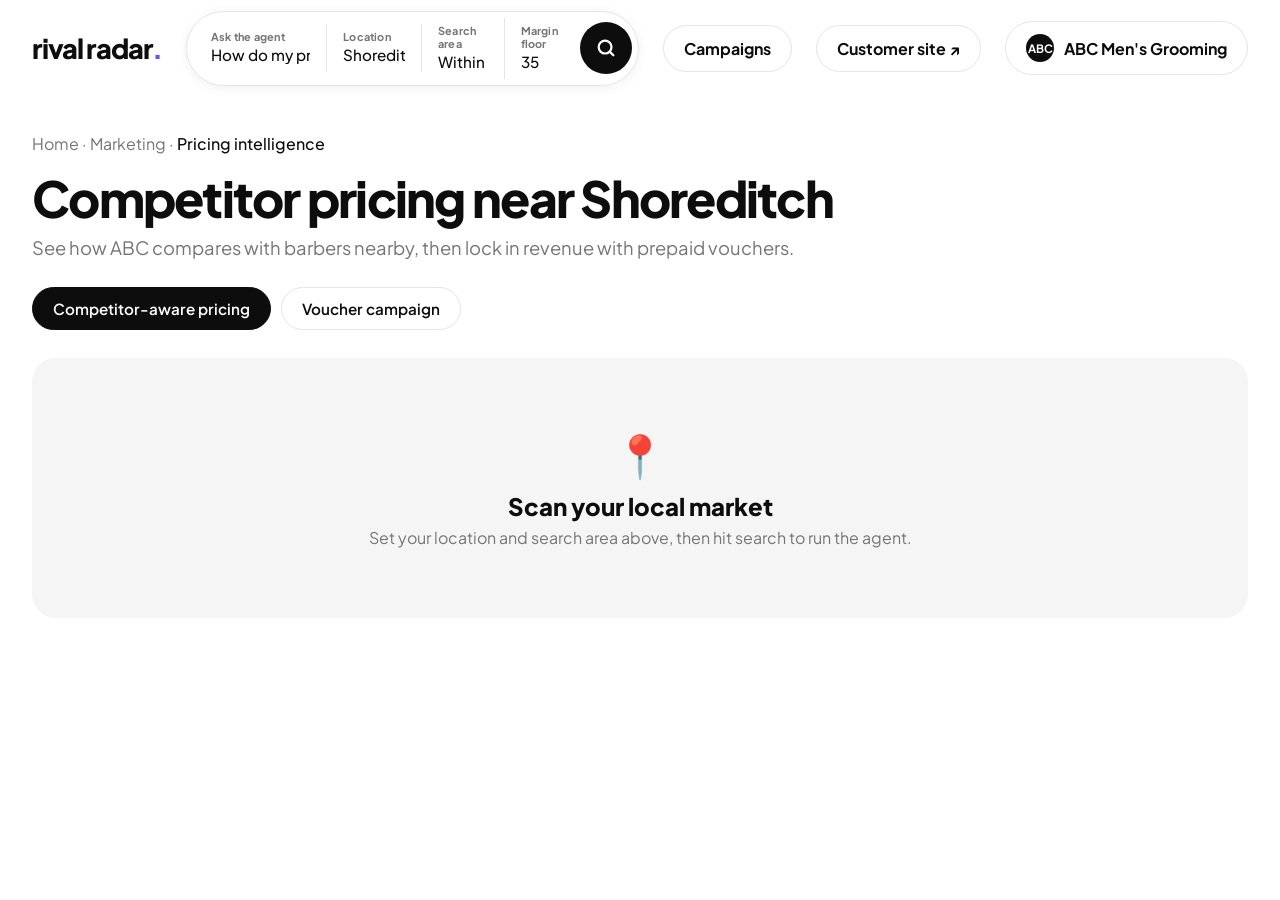
<file: static/index.html>
<!DOCTYPE html>
<html lang="en">
<head>
<meta charset="UTF-8"><meta name="viewport" content="width=device-width,initial-scale=1">
<title>Rival Radar · ABC Men's Grooming</title>
<link href="https://fonts.googleapis.com/css2?family=Plus+Jakarta+Sans:wght@400;500;600;700;800&display=swap" rel="stylesheet">
<style>
:root{--ink:#0D0D0D;--mut:#757575;--line:#E5E5E5;--soft:#F5F5F5;--purple:#6950F3;--green:#0F8A4A;--amber:#B45309}
*{box-sizing:border-box}
body{margin:0;font-family:'Plus Jakarta Sans',sans-serif;color:var(--ink);background:#fff;-webkit-font-smoothing:antialiased}
.wrap{max-width:1280px;margin:0 auto;padding:0 32px}
header{position:sticky;top:0;background:#fff;z-index:10;border-bottom:1px solid transparent}
.bar{display:flex;align-items:center;gap:24px;height:96px}
.logo{font-weight:800;font-size:1.7rem;letter-spacing:-.04em;white-space:nowrap}
.logo i{color:var(--purple);font-style:normal}
.search{flex:1;display:flex;align-items:center;border:1px solid var(--line);border-radius:999px;box-shadow:0 2px 12px rgba(0,0,0,.06);padding:6px 6px 6px 8px;max-width:900px;margin:0 auto}
.f{flex:1;padding:6px 16px;border-right:1px solid var(--line);min-width:0}
.f:last-of-type{border-right:0}
.f small{display:block;font-size:.68rem;font-weight:700;color:var(--mut);letter-spacing:.02em}
.f input,.f select{border:0;outline:0;font:500 .95rem 'Plus Jakarta Sans';width:100%;background:transparent;color:var(--ink);padding:2px 0;appearance:none}
.go{width:52px;height:52px;border-radius:50%;background:var(--ink);border:0;color:#fff;cursor:pointer;display:grid;place-items:center;flex-shrink:0;transition:.15s}
.go:hover{transform:scale(1.05)}.go:disabled{opacity:.5}
.acct{border:1px solid var(--line);border-radius:999px;padding:12px 20px;font-weight:700;white-space:nowrap;display:flex;gap:10px;align-items:center}
.av{width:28px;height:28px;border-radius:50%;background:var(--ink);color:#fff;display:grid;place-items:center;font-size:.72rem}
.crumb{color:var(--mut);margin:36px 0 18px;font-size:1rem}.crumb b{color:var(--ink);font-weight:500}
h1{font-size:3.1rem;font-weight:800;letter-spacing:-.035em;margin:0 0 12px;line-height:1.05}
.lede{color:var(--mut);font-size:1.15rem;margin:0 0 28px}.lede a{color:var(--purple);text-decoration:none;cursor:pointer}
.chips{display:flex;gap:10px;margin-bottom:28px}
.chip{border:1px solid var(--line);background:#fff;border-radius:999px;padding:11px 20px;font:600 .95rem 'Plus Jakarta Sans';cursor:pointer;color:var(--ink)}
.chip.on{background:var(--ink);color:#fff;border-color:var(--ink)}
.kpis{display:grid;grid-template-columns:repeat(4,1fr);gap:16px;margin-bottom:32px}
.kpi{background:var(--soft);border-radius:20px;padding:22px 24px}
.kpi .l{color:var(--mut);font-size:.88rem;font-weight:500}
.kpi .v{font-size:2rem;font-weight:800;letter-spacing:-.03em;margin-top:6px}
.kpi .d{font-size:.85rem;color:var(--mut);margin-top:2px}
h2{font-size:1.6rem;font-weight:800;letter-spacing:-.025em;margin:8px 0 16px}
.brief{border:1px solid var(--line);border-radius:20px;padding:24px 28px;margin-bottom:36px;display:flex;gap:18px}
.brief .ic{width:44px;height:44px;border-radius:50%;background:#F0EDFF;color:var(--purple);display:grid;place-items:center;font-size:1.2rem;flex-shrink:0}
.brief p{margin:0;line-height:1.7;white-space:pre-wrap;color:#333}
.grid2{display:grid;grid-template-columns:1fr 1fr;gap:14px;margin-bottom:36px}
.row{background:var(--soft);border-radius:18px;padding:20px 24px;display:flex;justify-content:space-between;align-items:center;gap:16px;transition:.15s}
.row:hover{background:#EFEFEF}
.row .n{font-weight:700;font-size:1.08rem}
.row .s{color:var(--mut);font-size:.92rem;margin-top:4px}
.row .p{text-align:right;white-space:nowrap}
.row .p .now{font-weight:700;font-size:1.15rem}
.row .p del{color:var(--mut);font-size:.92rem;margin-right:6px}
.tag{display:inline-block;font-size:.76rem;font-weight:700;padding:4px 10px;border-radius:999px;margin-top:8px}
.t-raise{background:#E6F6EC;color:var(--green)}.t-value{background:#FEF3E2;color:var(--amber)}.t-hold{background:#EEF0F3;color:#475467}
.gap{font-weight:700}.gap.neg{color:var(--green)}.gap.pos{color:var(--amber)}
.src{display:grid;grid-template-columns:1fr 1fr;gap:10px;margin-bottom:48px}
.src a{border:1px solid var(--line);border-radius:14px;padding:14px 16px;color:var(--ink);text-decoration:none;font-weight:500;font-size:.92rem;overflow:hidden;text-overflow:ellipsis;white-space:nowrap}
.src a:hover{border-color:var(--ink)}
.hero2{background:var(--ink);color:#fff;border-radius:24px;padding:34px 36px;display:flex;justify-content:space-between;align-items:center;margin-bottom:28px}
.hero2 .big{font-size:3.6rem;font-weight:800;letter-spacing:-.04em}
.hero2 .mut{color:#B3B3B3}
.cards{display:grid;grid-template-columns:repeat(3,1fr);gap:22px;margin-bottom:48px}
.cardx{border-radius:22px;overflow:hidden;border:1px solid var(--line)}
.cover{height:130px;display:flex;align-items:flex-end;padding:16px 20px;font-size:2.2rem}
.cover .badge{margin-left:auto;background:#fff;border-radius:999px;padding:7px 14px;font-size:.82rem;font-weight:700}
.body{padding:18px 20px 20px}
.body .t{display:flex;justify-content:space-between;align-items:baseline}
.body .t b{font-size:1.25rem;font-weight:800}
.offer{background:var(--soft);border-radius:14px;padding:14px 16px;display:flex;justify-content:space-between;margin-top:12px;font-weight:600}
.email{background:#fff;border:1px solid var(--line);border-radius:14px;padding:14px 16px;font-size:.86rem;color:#333;white-space:pre-wrap;line-height:1.55;margin-top:12px;max-height:220px;overflow:auto}
.send{width:100%;margin-top:14px;background:var(--ink);color:#fff;border:0;border-radius:999px;padding:14px;font:700 .95rem 'Plus Jakarta Sans';cursor:pointer}
.send:disabled{background:#E6F6EC;color:var(--green)}
.empty{background:var(--soft);border-radius:24px;padding:70px;text-align:center;margin-bottom:48px}
.empty .e{font-size:2.6rem}.empty h3{font-size:1.5rem;font-weight:800;margin:10px 0 6px}.empty p{color:var(--mut);margin:0}
.load{display:none;align-items:center;gap:12px;color:var(--mut);margin-bottom:24px;font-weight:500}
.ring{width:20px;height:20px;border:2.5px solid var(--line);border-top-color:var(--ink);border-radius:50%;animation:spin .8s linear infinite}
@keyframes spin{to{transform:rotate(360deg)}}
.steps{display:flex;gap:8px;flex-wrap:wrap;margin-bottom:24px}
.step{background:var(--soft);border-radius:999px;padding:8px 14px;font-size:.84rem;font-weight:600;animation:in .35s ease both}
.step b{color:var(--purple);margin-right:6px}
@keyframes in{from{opacity:0;transform:translateY(6px)}to{opacity:1;transform:none}}
.warn{background:#FEF3E2;color:var(--amber);border-radius:14px;padding:12px 16px;font-size:.88rem;margin-bottom:20px;font-weight:500}
</style>
</head>
<body>
<header><div class="wrap bar">
  <div class="logo">rival radar<i>.</i></div>
  <div class="search">
    <div class="f" style="flex:1.6"><small>Ask the agent</small><input id="goal" value="How do my prices compare with barbers near me?"></div>
    <div class="f"><small>Location</small><input id="area" value="Shoreditch, London"></div>
    <div class="f" style="flex:.8"><small>Search area</small><select id="radius">
      <option value="1">Within 1 mile</option><option value="2" selected>Within 2 miles</option><option value="5">Within 5 miles</option>
      <option value="10">Whole town · 10 mi</option><option value="25">Whole region · 25 mi</option></select></div>
    <div class="f" style="flex:.7"><small>Margin floor</small><select id="floor">
      <option>25</option><option>30</option><option selected>35</option><option>40</option><option>50</option></select></div>
    <button class="go" id="run" title="Run agent"><svg width="22" height="22" viewBox="0 0 24 24" fill="none" stroke="#fff" stroke-width="2.4" stroke-linecap="round"><circle cx="11" cy="11" r="7"/><path d="m20 20-3.5-3.5"/></svg></button>
  </div>
  <a href="/campaigns.html" class="acct" style="text-decoration:none;color:inherit">Campaigns</a>
  <a href="/shop.html" target="_blank" class="acct" style="text-decoration:none;color:inherit">Customer site ↗</a>
  <div class="acct"><span class="av">ABC</span>ABC Men's Grooming</div>
</div></header>

<main class="wrap">
  <div class="crumb">Home · Marketing · <b>Pricing intelligence</b></div>
  <h1 id="h1">Competitor pricing near Shoreditch</h1>
  <p class="lede" id="lede">See how ABC compares with barbers nearby, then lock in revenue with prepaid vouchers.</p>
  <div class="chips"><button class="chip on" data-t="pricing">Competitor-aware pricing</button><button class="chip" data-t="campaign">Voucher campaign</button></div>
  <div class="load" id="load"><div class="ring"></div><span id="loadTxt"></span></div>
  <section id="pricing"><div id="pOut"><div class="empty"><div class="e">📍</div><h3>Scan your local market</h3><p>Set your location and search area above, then hit search to run the agent.</p></div></div></section>
  <section id="campaign" style="display:none"><div id="cOut"><div class="empty"><div class="e">🎁</div><h3>No campaign yet</h3><p>Run the pricing agent first to build targeted voucher offers.</p></div></div></section>
</main>

<script src="demo-data.js?v=13"></script>
<script src="store.js?v=13"></script>
<script>
const $=id=>document.getElementById(id),esc=s=>String(s??"").replace(/[&<>"']/g,c=>({"&":"&amp;","<":"&lt;",">":"&gt;",'"':"&quot;","'":"&#39;"}[c]));
const town=()=>$("area").value.split(",")[0].trim();
const head=()=>{$("h1").textContent=`Competitor pricing near ${town()}`};
$("area").oninput=head;
document.querySelectorAll(".chip").forEach(b=>b.onclick=()=>{document.querySelectorAll(".chip").forEach(x=>x.classList.remove("on"));b.classList.add("on");
  $("pricing").style.display=b.dataset.t==="pricing"?"":"none";$("campaign").style.display=b.dataset.t==="campaign"?"":"none"});
$("run").onclick=async()=>{
  const radius=+$("radius").value;
  $("run").disabled=true;$("load").style.display="flex";$("loadTxt").textContent=`Agent is scanning barbers within ${radius} miles of ${$("area").value}…`;
  try{const r=await fetch("/api/run",{method:"POST",headers:{"Content-Type":"application/json"},
    body:JSON.stringify({goal:$("goal").value,area:$("area").value,radius,floor:+$("floor").value})});render(await r.json())}
  catch(e){$("pOut").innerHTML=`<div class="warn">Error: ${esc(e)}</div>`}
  $("run").disabled=false;$("load").style.display="none";
};
/* Approve & send: deliver this segment's voucher to the demo shop's opted-in clients (same rules as the backend). */
let LAST=null;
function segOf(c){const days=(Date.now()-Date.parse(c.last_visit))/864e5;return days>60?"lapsed":(c.lifetime_spend>=700?"vip":"regular")}
function sendSeg(btn,k){
  const v=LAST.campaign.segments[k],me=DEMO.competitors.me,st=PRStore.get(),offerId="seg"+Date.now()+k;
  const ends=isNaN(Date.parse(v.expires))?new Date(Date.now()+14*864e5):new Date(Date.parse(v.expires)+86399e3);
  let sent=0,skipped=0;
  for(const c of DEMO.clients.filter(c=>c.consent_marketing===true&&segOf(c)===k)){
    if(st.emails.some(m=>m.kind==="segment"&&m.to_email===c.email&&!m.revoked_at&&Date.parse(m.ends)>Date.now())){skipped++;continue}
    const code="ABC-"+Math.random().toString(36).slice(2,7).toUpperCase();
    const raw=String((LAST.drafts||{})[k]||"").replaceAll("{first_name}",c.first_name).replaceAll("{VOUCHER_CODE}",code);
    const subject=(raw.match(/^\s*subject\s*:\s*(.+)$/im)||[])[1]||`${me.name}: pay £${v.pay}, get £${v.get}`;
    const body=raw.replace(/^\s*subject\s*:.*$/im,"").trim()||`Hi ${c.first_name}, pay £${v.pay} today and get £${v.get} to spend on any service. Use code ${code} by ${v.expires}.`;
    PRStore.addEmail({to_email:c.email,offer_id:offerId,kind:"segment",segment:k,first_name:c.first_name,service_key:null,pay:v.pay,value:v.get,ends:ends.toISOString(),
      spa:me.name,brand:me.brand,subject,headline:`Pay £${v.pay}, get £${v.get} to spend at ${me.name}`,body,cta:"Buy gift card",code,
      footer:`${me.brand.sign_off}. You're receiving this because you agreed to hear from us. Unsubscribe any time.`});
    sent++;
  }
  btn.disabled=true;btn.textContent=`✓ Sent to ${sent} client${sent===1?"":"s"}${skipped?` · ${skipped} already had one`:""}`;
  const who=DEMO.clients.filter(c=>c.consent_marketing===true&&segOf(c)===k);
  btn.insertAdjacentHTML("afterend",`<div style="display:flex;gap:8px;flex-wrap:wrap;justify-content:center;margin-top:10px">${who.map(c=>`<button class="chip" style="padding:7px 14px;font-size:.85rem" onclick="PRStore.setSession('${c.id}','inbox');this.textContent='✓ ${esc(c.first_name)} open in shop'">View ${esc(c.first_name)}'s inbox</button>`).join("")}</div>
    <a href="/campaigns.html" style="display:block;text-align:center;margin-top:10px;color:var(--purple);font-weight:600;text-decoration:none">Track delivery and revoke →</a>`);
}
function render(d){
  LAST=d;
  const recs=d.pricing.recommendations,rc=d.research,raises=recs.filter(r=>r.action.includes("RAISE")).length;
  const gap=(recs.reduce((a,r)=>a+r["gap %"],0)/recs.length).toFixed(1);
  $("lede").innerHTML=`Compared with ${rc.competitors_sampled} barbers within ${rc.radius_miles} miles of ${esc(rc.area)}${(rc.sources||[]).some(s=>s.url)?` · <a onclick="document.getElementById('srcs').scrollIntoView({behavior:'smooth'})">See sources</a>`:""}`;
  const rows=recs.map(r=>{
    const cls=r.action.includes("RAISE")?"raise":r.action.includes("value")?"value":"hold";
    const lab={raise:"Raise price",value:"Hold · add value",hold:"Hold"}[cls];
    const g=r["gap %"],changed=r["recommended £"]!==r["ABC price £"];
    return `<div class="row"><div><div class="n">${esc(r.service)}</div>
      <div class="s">Local median £${r["local median £"]} · range £${esc(r["local range £"])} · <span class="gap ${g<0?"neg":g>0?"pos":""}">${g>0?"+":""}${g}%</span></div>
      <span class="tag t-${cls}">${lab}</span></div>
      <div class="p">${changed?`<del>£${r["ABC price £"]}</del>`:""}<span class="now">£${r["recommended £"]}</span><div class="s">floor £${r["margin floor £"]}</div></div></div>`}).join("");
  const srcs=(rc.sources||[]).filter(s=>s.url).map(s=>`<a href="${esc(s.url)}" target="_blank">↗ ${esc(s.title)}</a>`).join("");
  $("pOut").innerHTML=`${d.fallback?`<div class="warn">LLM unavailable, so the deterministic pipeline was used.</div>`:""}
    <div class="steps">${d.steps.map((s,i)=>`<div class="step" style="animation-delay:${i*.07}s"><b>${i+1}</b>${esc(s.replaceAll("_"," "))}</div>`).join("")}</div>
    <div class="kpis">
      <div class="kpi"><div class="l">Barbers compared</div><div class="v">${rc.competitors_sampled}</div><div class="d">within ${rc.radius_miles} mi</div></div>
      <div class="kpi"><div class="l">Average price gap</div><div class="v">${gap>0?"+":""}${gap}%</div><div class="d">vs local median</div></div>
      <div class="kpi"><div class="l">Underpriced services</div><div class="v">${raises}</div><div class="d">recommend raising</div></div>
      <div class="kpi"><div class="l">Uplift per full menu</div><div class="v">£${d.pricing["price_uplift_per_full_menu_£"]}</div><div class="d">above ${d.pricing.margin_floor_pct}% margin floor</div></div></div>
    <div class="brief"><div class="ic">✦</div><div><h2 style="font-size:1.2rem;margin:0 0 8px">Agent brief</h2><p>${esc(d.brief).replace(/\*\*(.+?)\*\*/g,"<b>$1</b>")}</p></div></div>
    <h2>ABC vs the local market</h2><div class="grid2">${rows}</div>
    ${srcs?`<h2 id="srcs">Sources</h2><div class="src">${srcs}</div>`:""}`;
  const so=d.campaign,segs=Object.entries(so.segments);
  const total=segs.reduce((a,[,v])=>a+v["projected_£_upfront"],0),reach=segs.reduce((a,[,v])=>a+v.count,0);
  const look={lapsed:["linear-gradient(135deg,#FDE2E4,#FAD0C4)","↺","Win back"],vip:["linear-gradient(135deg,#E4DEFF,#C9BEFF)","★","VIP"],regular:["linear-gradient(135deg,#D9F2E6,#BDE8D1)","✂︎","Regulars"]};
  $("cOut").innerHTML=`<div class="hero2"><div><div class="mut" style="font-weight:600">Projected revenue locked in upfront</div><div class="big">£${total.toLocaleString()}</div>
    <div class="mut">8% redemption · paid before Christmas</div></div><div style="text-align:right"><div class="mut" style="font-weight:600">Reachable clients</div>
    <div style="font-size:2.2rem;font-weight:800">${reach}</div><div class="mut">${so.opted_out_excluded} excluded · no marketing consent</div></div></div>
    <div class="cards">${segs.map(([k,v])=>{const [bg,ic,nm]=look[k]||["#F5F5F5","•",k];return `<div class="cardx">
      <div class="cover" style="background:${bg}">${ic}<span class="badge">Expires ${v.expires}</span></div>
      <div class="body"><div class="t"><b>${nm}</b><span class="s" style="color:var(--mut)">${v.count} clients</span></div>
      <div class="offer"><span>Pay £${v.pay}</span><span>Get £${v.get}</span></div>
      <div class="s" style="color:var(--mut);margin-top:10px;font-size:.88rem">${esc(v.pitch)} · ≈ £${v["projected_£_upfront"].toLocaleString()} upfront</div>
      ${d.drafts[k]?`<div class="email">${esc(d.drafts[k])}</div>`:""}
      <button class="send" onclick="sendSeg(this,'${k}')">Approve & send</button>
      <div class="s" style="color:var(--mut);font-size:.8rem;margin-top:8px;text-align:center">${v.count} in the agent's synthetic list · sends to opted-in ${esc(k)} clients in the demo shop: ${DEMO.clients.filter(c=>c.consent_marketing===true&&segOf(c)===k).map(c=>esc(c.first_name)).join(", ")||"none"}</div></div></div>`}).join("")}</div>`;
}
</script>
</body>
</html>
</file>
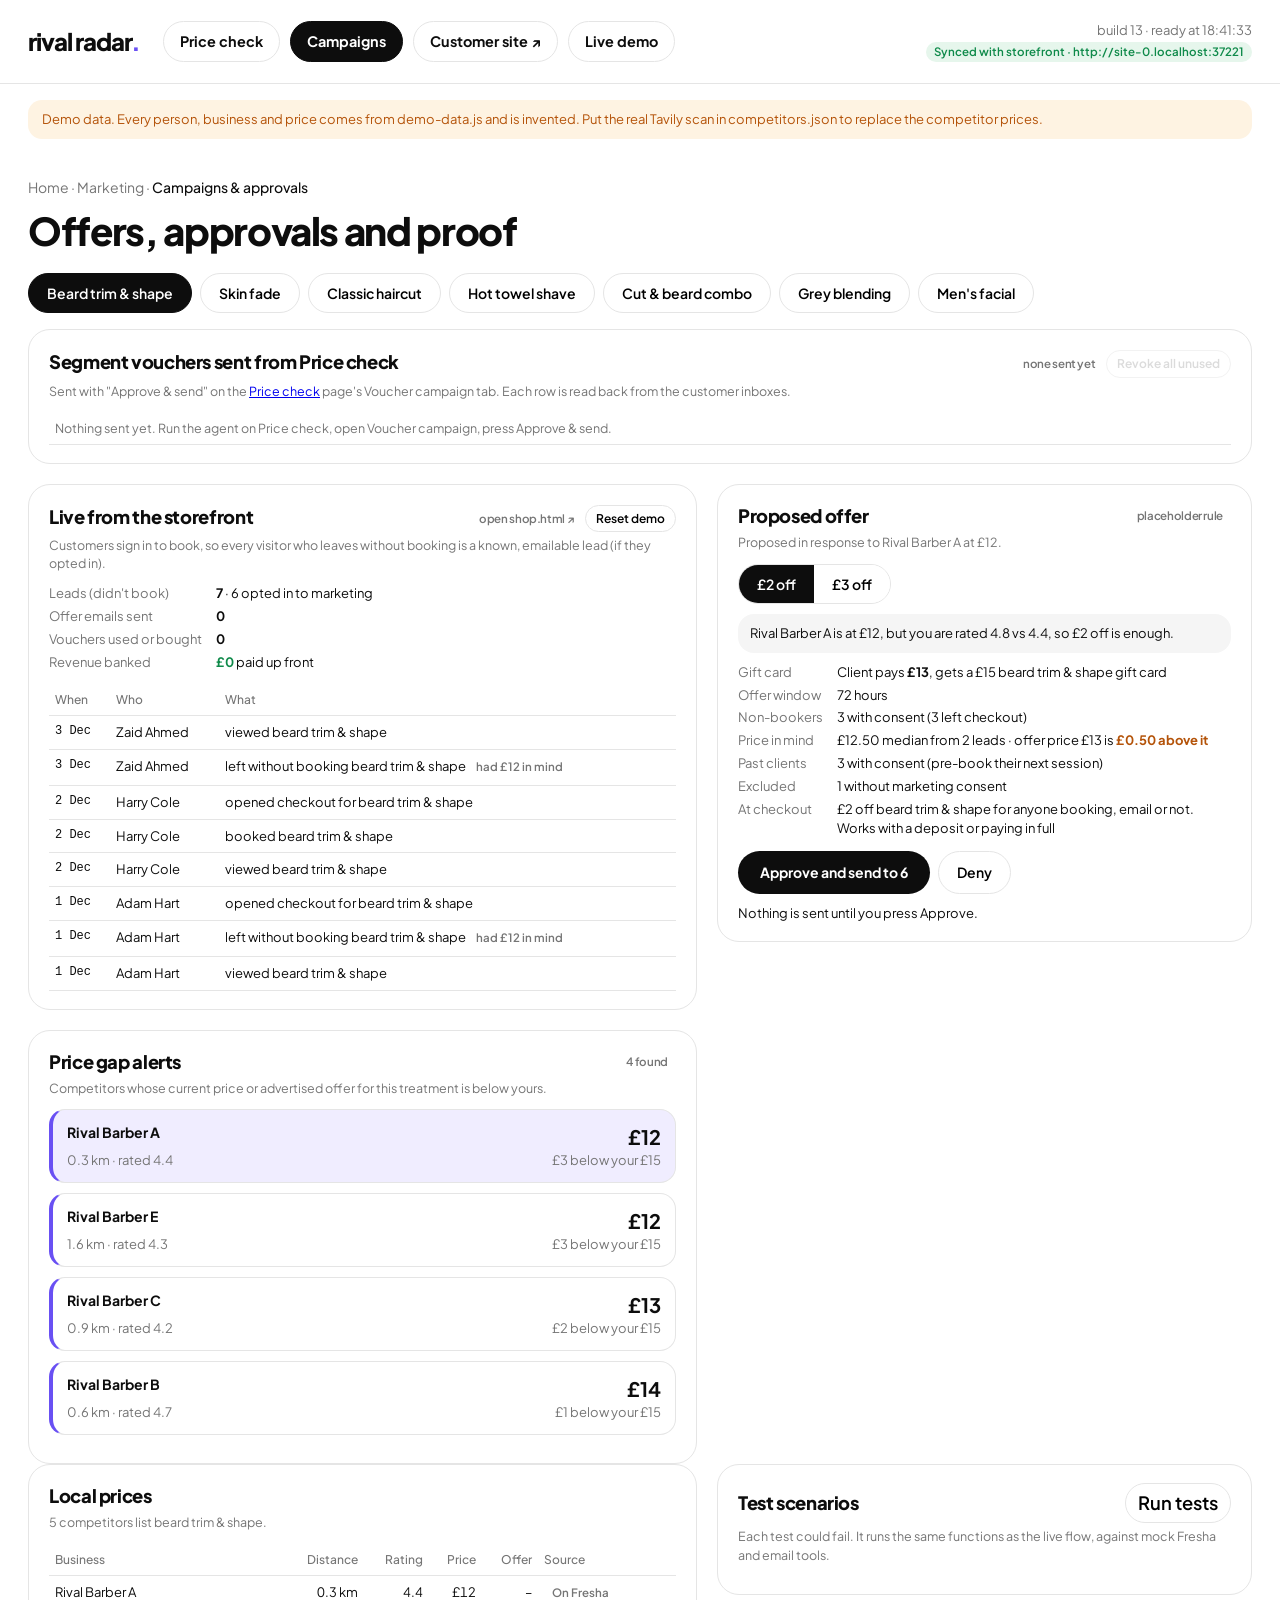
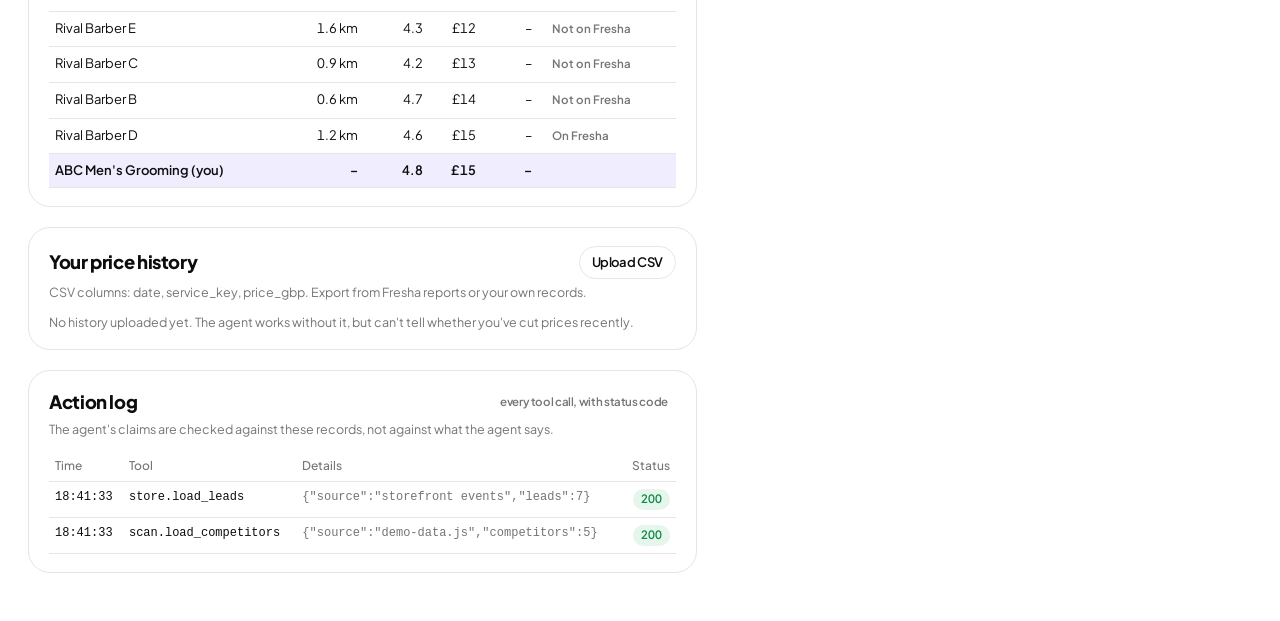
<file: static/campaigns.html>
<!DOCTYPE html>
<html lang="en-GB">
<head>
<meta charset="utf-8">
<meta name="viewport" content="width=device-width, initial-scale=1">
<title>Campaigns & approvals · Rival Radar</title>
<style>
  :root { --ink:#17171c; --muted:#6b6b76; --line:#e4e4ea; --bg:#f7f7fa; --card:#fff;
          --accent:#5b3df5; --accent-soft:#ece8ff; --good:#0f8a5f; --good-soft:#e3f5ec; --bad:#c0392b; --bad-soft:#fbeaea; --warn:#9a5b00; }
  * { box-sizing: border-box; }
  body { margin:0; font:14px/1.45 -apple-system,BlinkMacSystemFont,"Segoe UI",Inter,sans-serif; color:var(--ink); background:var(--bg); }
  header { display:flex; align-items:center; justify-content:space-between; gap:16px; padding:14px 28px; background:var(--card); border-bottom:1px solid var(--line); }
  header h1 { font-size:17px; margin:0; }
  .sub { color:var(--muted); font-size:13px; }
  .banner { margin:16px 28px 0; padding:10px 14px; border-radius:8px; background:#fff4e0; color:#7a4a00; font-size:13px; display:none; }
  .wrap { padding:16px 28px 48px; max-width:1320px; }
  .tabs { display:flex; gap:8px; margin:4px 0 16px; flex-wrap:wrap; }
  .tab { border:1px solid var(--line); background:var(--card); border-radius:999px; padding:6px 14px; cursor:pointer; font:inherit; }
  .tab.active { background:var(--ink); color:#fff; border-color:var(--ink); }
  .grid { display:grid; grid-template-columns:1.25fr 1fr; gap:20px; align-items:start; } .grid + .grid { margin-top:20px; }
  .col { display:grid; gap:20px; }
  .card { background:var(--card); border:1px solid var(--line); border-radius:12px; padding:18px 20px; }
  .card h2 { font-size:15px; margin:0 0 4px; display:flex; justify-content:space-between; align-items:center; gap:8px; flex-wrap:wrap; }
  .grid > *, .col > * { min-width:0; } .card { overflow-x:auto; }
  .hint { color:var(--muted); font-size:12.5px; margin:0 0 12px; }
  .pill { display:inline-block; padding:2px 8px; border-radius:999px; font-size:11.5px; background:var(--bg); color:var(--muted); white-space:nowrap; }
  .pill.good { background:var(--good-soft); color:var(--good); } .pill.bad { background:var(--bad-soft); color:var(--bad); }
  .alert { border:1px solid var(--line); border-left:4px solid var(--accent); border-radius:10px; padding:12px 14px; margin-bottom:10px; cursor:pointer; }
  .alert.sel { background:var(--accent-soft); }
  .alert .row { display:flex; justify-content:space-between; gap:8px; }
  .big { font-size:20px; font-weight:700; }
  table { width:100%; border-collapse:collapse; font-size:13px; }
  th,td { text-align:left; padding:7px 6px; border-bottom:1px solid var(--line); vertical-align:top; }
  th { color:var(--muted); font-weight:500; font-size:12px; }
  td.num,th.num { text-align:right; font-variant-numeric:tabular-nums; }
  tr.me td { background:var(--accent-soft); font-weight:600; }
  .seg { display:inline-flex; border:1px solid var(--line); border-radius:8px; overflow:hidden; }
  .seg button { border:0; background:var(--card); padding:8px 16px; font:inherit; cursor:pointer; }
  .seg button.on { background:var(--ink); color:#fff; }
  .btns { display:flex; gap:8px; margin-top:14px; flex-wrap:wrap; }
  button.primary { background:var(--accent); color:#fff; border:0; border-radius:8px; padding:9px 18px; font:inherit; font-weight:600; cursor:pointer; }
  button.ghost { background:none; border:1px solid var(--line); border-radius:8px; padding:9px 18px; font:inherit; cursor:pointer; }
  button:disabled { opacity:.5; cursor:default; }
  .kv { display:grid; grid-template-columns:auto 1fr; gap:4px 14px; font-size:13px; margin-top:10px; }
  .kv div:nth-child(odd) { color:var(--muted); }
  .why { background:var(--bg); border-radius:8px; padding:10px 12px; margin-top:10px; font-size:13px; }
  .status { margin-top:10px; font-size:13px; }
  .email { border:1px solid var(--line); border-radius:10px; overflow:hidden; }
  .email .bar { padding:14px 18px; color:#fff; font-weight:700; letter-spacing:.3px; }
  .email .inner { padding:16px 18px; }
  .email h3 { margin:0 0 8px; font-size:18px; }
  .email .cta { display:inline-block; margin-top:12px; padding:10px 18px; border-radius:6px; color:#fff; font-weight:600; }
  .email .foot { padding:10px 18px; font-size:11.5px; color:var(--muted); border-top:1px solid var(--line); }
  .meta { font-size:12px; color:var(--muted); margin-bottom:8px; }
  .check { display:flex; gap:10px; padding:8px 0; border-bottom:1px solid var(--line); font-size:13px; }
  .check:last-child { border-bottom:0; }
  .mark { font-weight:700; width:18px; text-align:center; }
  .mark.ok { color:var(--good); } .mark.no { color:var(--bad); }
  .mono { font-family:ui-monospace,SFMono-Regular,Menlo,monospace; font-size:12px; }
  .emailGrid { display:grid; grid-template-columns:minmax(0,460px) minmax(0,1fr); gap:24px; align-items:start; margin-top:8px; }
  @media (max-width:900px) { .emailGrid { grid-template-columns:1fr; } }
  .agentForm { display:grid; grid-template-columns:minmax(0,2fr) minmax(0,1.2fr) minmax(0,.6fr) minmax(0,.6fr) auto; gap:10px; align-items:end; margin-bottom:12px; }
  .agentForm label { font-size:12px; color:var(--muted); display:grid; gap:4px; }
  .agentForm input { font:inherit; padding:8px 10px; border:1px solid var(--line); border-radius:8px; color:var(--ink); }
  @media (max-width:900px) { .agentForm { grid-template-columns:1fr 1fr; } }
  .chip { display:inline-block; padding:3px 10px; border-radius:999px; background:var(--accent-soft); color:var(--accent); font-size:12px; margin:0 6px 6px 0; }
  .agentGrid { display:grid; grid-template-columns:minmax(0,1fr) minmax(0,1fr); gap:20px; margin-top:14px; }
  @media (max-width:900px) { .agentGrid { grid-template-columns:1fr; } }
  details.draft { border:1px solid var(--line); border-radius:8px; padding:8px 12px; margin-bottom:8px; }
  details.draft pre { white-space:pre-wrap; font:13px/1.5 inherit; margin:8px 0 0; }
  .upl { border:1px solid var(--line); border-radius:8px; padding:6px 12px; font-size:13px; font-weight:400; cursor:pointer; }
  .score { font-size:28px; font-weight:700; }
  @media (max-width:820px) { .grid { grid-template-columns:1fr; } }
  header { height:84px; border-bottom:1px solid var(--line) !important; }
  .card { border-radius:22px !important; border:1px solid var(--line) !important; box-shadow:none !important; }
  .card h2 { font-size:1.15rem !important; font-weight:800 !important; letter-spacing:-.02em; }
  .stat, .why, .alert.sel, .email, details.draft { border-radius:16px !important; }
  .stat, .why { background:var(--soft) !important; }
  .stat .v { font-weight:800 !important; letter-spacing:-.03em; }
  button.primary, .widget button { background:var(--ink) !important; border-radius:999px !important; padding:11px 22px !important; font-weight:700 !important; }
  button.ghost, .upl { border-radius:999px !important; font-weight:600 !important; }
  .tab { border-radius:999px !important; padding:9px 18px !important; font-weight:600 !important; }
  .tab.active, .seg button.on { background:var(--ink) !important; border-color:var(--ink) !important; color:#fff !important; }
  .seg { border-radius:999px !important; } .seg button { padding:9px 18px !important; font-weight:600; }
  .alert { border-left-color:var(--purple) !important; border-radius:16px !important; }
  .alert.sel { background:var(--accent-soft) !important; }
  .pill { font-weight:600; } .chip { background:var(--soft) !important; color:var(--ink) !important; font-weight:600; }
  tr.me td { background:var(--accent-soft) !important; }
  .agentForm input { border-radius:999px !important; padding:10px 16px !important; }
  .banner { border-radius:14px !important; background:#FEF3E2 !important; color:#B45309 !important; }
</style>
<link rel="stylesheet" href="rr-theme.css?v=13">
</head>
<body>
<header>
  <div style="display:flex;align-items:center;gap:22px;flex-wrap:wrap"><a class="rr-logo" href="/">rival radar<i>.</i></a>
    <nav class="rr-nav"><a href="/">Price check</a><a class="on" href="/campaigns.html">Campaigns</a><a href="/shop.html" target="_blank">Customer site ↗</a><a href="/demo.html">Live demo</a></nav></div>
  <div style="display:none"><h1>Campaigns & approvals</h1><div class="sub"><a href="/">← Rival Radar price check</a> · <a href="/shop.html" target="_blank">Customer site ↗</a> · <a href="/demo.html">Live demo (both sides)</a></div><div class="sub" id="areaLine">Competitor price radar for Fresha partners · hackathon prototype</div></div>
  <div style="text-align:right"><div class="sub" id="warmLine"></div><div class="sub" id="syncLine" style="margin-top:2px"></div></div>
</header>
<div class="banner" id="sampleBanner">Demo data. Every person, business and price comes from demo-data.js and is invented. Put the real Tavily scan in competitors.json to replace the competitor prices.</div>

<div class="wrap">
  <div style="color:var(--muted);margin:22px 0 6px">Home · Marketing · <b style="color:var(--ink);font-weight:500">Campaigns &amp; approvals</b></div>
  <h1 style="font-size:2.4rem;font-weight:800;letter-spacing:-.035em;margin:0 0 14px">Offers, approvals and proof</h1>
  <div class="tabs" id="tabs"></div>
  <section class="card" id="segCard" style="margin-bottom:20px">
    <h2>Segment vouchers sent from Price check <span><span class="pill" id="segCount"></span> <button class="ghost" id="segRevokeAll" style="padding:4px 10px;font-size:12px">Revoke all unused</button></span></h2>
    <p class="hint">Sent with "Approve &amp; send" on the <a href="/">Price check</a> page's Voucher campaign tab. Each row is read back from the customer inboxes.</p>
    <table id="segTable"></table>
  </section>
  <div class="grid">
    <div class="col">
      <section class="card">
        <h2>Live from the storefront <span><a href="shop.html" target="_blank" class="pill" style="text-decoration:none">open shop.html ↗</a> <button class="ghost" id="resetDemo" style="padding:4px 10px;font-size:12px">Reset demo</button></span></h2>
        <p class="hint">Customers sign in to book, so every visitor who leaves without booking is a known, emailable lead (if they opted in).</p>
        <div class="kv" id="results" style="margin:0 0 12px"></div>
        <table id="feed"></table>
      </section>
      <section class="card">
        <h2>Price gap alerts <span class="pill" id="gapCount"></span></h2>
        <p class="hint">Competitors whose current price or advertised offer for this treatment is below yours.</p>
        <div id="alerts"></div>
      </section>
    </div>
    <div class="col">
      <section class="card" id="offerCard">
        <h2>Proposed offer <span class="pill" id="offerSource"></span></h2>
        <div id="offerBody"></div>
      </section>
      
    </div>
  </div>
  <section class="card" id="emailCard" style="display:none;margin:20px 0">
        <h2>Emails sent <span class="seg" id="audSeg"></span></h2>
        <div class="emailGrid"><div id="emailBody"></div><div>
        <h2 style="margin-top:0">Who received it <span><span class="pill" id="recCount"></span> <button class="ghost" id="revokeAll" style="padding:4px 10px;font-size:12px">Revoke all unused</button></span></h2>
        <p class="hint">Each row is checked against the email log and the storefront inbox. "View in shop" signs the storefront in as that customer and opens their inbox.</p>
        <table id="recTable"></table>
        </div></div>
      </section>
  <div class="grid">
    <div class="col">
      <section class="card">
        <h2>Local prices</h2>
        <p class="hint" id="tableHint"></p>
        <table id="compTable"></table>
      </section>
      <section class="card">
        <h2>Your price history <label class="upl">Upload CSV<input type="file" id="histFile" accept=".csv,text/csv" hidden></label></h2>
        <p class="hint" id="histHint">CSV columns: date, service_key, price_gbp. Export from Fresha reports or your own records.</p>
        <div id="histChart"></div>
      </section>
      <section class="card">
        <h2>Action log <span class="pill">every tool call, with status code</span></h2>
        <p class="hint">The agent's claims are checked against these records, not against what the agent says.</p>
        <table id="logTable"></table>
      </section>
    </div>
    <div class="col">
      <section class="card" id="verifyCard" style="display:none">
        <h2>Did it do what you asked? <span class="pill" id="verifyScore"></span></h2>
        <p class="hint" id="verifyAsk"></p>
        <div id="verifyBody"></div>
      </section>
      <section class="card">
        <h2>Test scenarios <button class="ghost" id="runTests" style="padding:6px 12px">Run tests</button></h2>
        <p class="hint">Each test could fail. It runs the same functions as the live flow, against mock Fresha and email tools.</p>
        <div id="testBody"></div>
      </section>
    </div>
  </div>
</div>

<script src="demo-data.js?v=13"></script>
<script src="store.js?v=13"></script>
<script>
/* ================= Config =================
   Agent lead: list two or more model endpoints per step. They race, and the first valid JSON wins.
   Each endpoint gets POST {playbook, input} and returns JSON. Empty = built-in rule or template.   */
const OFFER_ENDPOINTS = [];   // e.g. ["/api/offer?model=primary", "/api/offer?model=backup"]
const EMAIL_ENDPOINTS = [];   // e.g. ["/api/email?model=primary", "/api/email?model=backup"]
const JUDGE_ENDPOINT  = "";   // optional LLM judge; local checks always run
const OFFER_WINDOW_HOURS = 72;
const LEAD_WINDOW_DAYS = 14;

/* Demo data lives in demo-data.js. Shared live state (storefront clicks, emails, purchases) lives in store.js. */

/* ================= Helpers ================= */
const $ = id => document.getElementById(id);
const gbp = n => n == null ? "–" : "£" + (Number.isInteger(n) ? n : n.toFixed(2));
const esc = s => String(s ?? "").replace(/[&<>"']/g, c => ({ "&":"&amp;", "<":"&lt;", ">":"&gt;", '"':"&quot;", "'":"&#39;" }[c]));
const fmtDate = d => d.toLocaleString("en-GB", { weekday:"short", day:"numeric", month:"short", hour:"2-digit", minute:"2-digit" });
const fmtDay = d => d.toLocaleDateString("en-GB", { weekday:"long", day:"numeric", month:"long" });
const nowTime = () => new Date().toLocaleTimeString("en-GB", { hour:"2-digit", minute:"2-digit", second:"2-digit" });

/* ================= Pure logic (used by the live flow AND the tests) ================= */
const effPrice = s => (typeof s.offer_price_gbp === "number" ? s.offer_price_gbp : s.price_gbp);

function detectGaps(comp, key) {
  const mine = comp.me.services.find(s => s.key === key);
  if (!mine) return [];
  return comp.competitors
    .map(c => ({ c, s: c.services.find(s => s.key === key) }))
    .filter(x => x.s && typeof effPrice(x.s) === "number" && effPrice(x.s) < mine.price_gbp)
    .map(x => ({ competitor: x.c, svc: x.s, eff: effPrice(x.s), gap: mine.price_gbp - effPrice(x.s) }))
    .sort((a, b) => b.gap - a.gap || a.competitor.distance_km - b.competitor.distance_km);
}

/* Two offer sizes scaled to the price: about 10% and 20% (at least £1 apart). */
const tiers = price => { const small = Math.max(1, Math.round(price * 0.10)); return { small, large: Math.max(small + 1, Math.round(price * 0.20)) }; };

function ruleOffer(me, mine, g, hist) {
  const T = tiers(mine.price_gbp);
  const better = typeof me.rating === "number" && typeof g.competitor.rating === "number" && me.rating >= g.competitor.rating;
  if (g.gap <= T.small) return { offer_gbp: T.small, tier: "small", confidence: "medium",
    rationale: `${g.competitor.name} is ${gbp(g.gap)} cheaper. ${gbp(T.small)} off covers that gap.` };
  if (hist && hist.cutRecently) return { offer_gbp: T.small, tier: "small", confidence: "medium",
    rationale: `You already cut this price on ${hist.cutDate}. ${gbp(T.small)} avoids stacking a big discount on top.` };
  if (better) return { offer_gbp: T.small, tier: "small", confidence: "medium",
    rationale: `${g.competitor.name} is at ${gbp(g.eff)}, but you are rated ${me.rating} vs ${g.competitor.rating}, so ${gbp(T.small)} off is enough.` };
  return { offer_gbp: T.large, tier: "large", confidence: "medium",
    rationale: `${g.competitor.name} is at ${gbp(g.eff)} and rated ${g.competitor.rating} vs your ${me.rating}, so a stronger ${gbp(T.large)} offer.` };
}

/* Leads = signed-in users who showed interest in a treatment and haven't booked it since. */
function deriveLeads(users, events) {
  const groups = {};
  for (const e of events) {
    const u = users.find(x => x.id === e.user_id); if (!u || !e.service_key) continue;
    const g = groups[u.id + ":" + e.service_key] ||= { u, key: e.service_key, booked: 0, interest: 0, evs: [] };
    const t = Date.parse(e.at);
    if (e.type === "booked") g.booked = Math.max(g.booked, t);
    if (["view", "checkout_started", "checkout_abandoned"].includes(e.type)) g.interest = Math.max(g.interest, t);
    g.evs.push({ ...e, t });
  }
  return Object.entries(groups).filter(([, g]) => g.interest > g.booked).map(([id, g]) => {
    const after = g.evs.filter(e => e.t > g.booked);
    const prices = after.filter(e => typeof e.price_in_mind_gbp === "number");
    return { id, user_id: g.u.id, first_name: g.u.first_name, email: g.u.email, service_viewed: g.key,
             abandoned_at: new Date(g.interest).toISOString(), consent_marketing: g.u.consent_marketing === true,
             source: after.some(e => e.type === "checkout_abandoned") ? "checkout_abandoned" : "viewed",
             price_in_mind_gbp: prices.length ? prices.sort((a, b) => b.t - a.t)[0].price_in_mind_gbp : null };
  });
}

function parseCSV(text) {
  const lines = text.trim().split(/\r?\n/); if (lines.length < 2) return [];
  const head = lines[0].split(",").map(h => h.trim().toLowerCase());
  const di = head.indexOf("date"), ki = head.indexOf("service_key"), pi = head.indexOf("price_gbp");
  if (di < 0 || ki < 0 || pi < 0) return [];
  return lines.slice(1).map(l => l.split(",").map(c => c.trim()))
    .map(c => ({ date: c[di], service_key: c[ki], price_gbp: Number(c[pi]) }))
    .filter(r => !isNaN(Date.parse(r.date)) && r.service_key && Number.isFinite(r.price_gbp));
}

function historySummary(rows, key, now) {
  const h = rows.filter(r => r.service_key === key).sort((a, b) => Date.parse(a.date) - Date.parse(b.date));
  if (!h.length) return null;
  const cur = h.at(-1);
  let i = h.length - 1; while (i > 0 && h[i - 1].price_gbp === cur.price_gbp) i--;
  const prev = i > 0 ? h[i - 1] : null;
  const day = d => new Date(d).toLocaleDateString("en-GB", { day: "numeric", month: "short" });
  const cut = prev && cur.price_gbp < prev.price_gbp && (now - Date.parse(h[i].date)) / 864e5 <= 30;
  return { rows: h, current: cur.price_gbp, since: day(h[i].date), sinceDays: Math.round((now - Date.parse(h[i].date)) / 864e5),
           lastChange: prev ? cur.price_gbp - prev.price_gbp : 0, cutRecently: !!cut, cutDate: cut ? day(h[i].date) : null };
}

function audiences(leads, clients, key, now) {
  const recentLead = l => l.service_viewed === key && (now - new Date(l.abandoned_at).getTime()) / 864e5 <= LEAD_WINDOW_DAYS;
  const leadPool = leads.filter(recentLead), clientPool = clients.filter(c => c.last_service === key);
  return {
    A: leadPool.filter(l => l.consent_marketing === true),
    B: clientPool.filter(c => c.consent_marketing === true),
    excluded: [...leadPool, ...clientPool].filter(p => p.consent_marketing !== true)
  };
}

const URGENCY = /\b\d+\s*hours?\b|hurry|last chance|ends tonight|hours left|don't miss|act now/i;

function templateEmail(me, mine, offer, audience, ends) {
  const pay = mine.price_gbp - offer, label = mine.label, cos = !!mine.cosmetic_intervention;
  const when = cos ? `This offer is available until ${fmtDay(ends)}. There's no rush: we'll talk it through with you at a consultation first.`
                   : `This offer ends in ${OFFER_WINDOW_HOURS} hours, on ${fmtDate(ends)}.`;
  const lead = audience === "A";
  return {
    subject: lead ? `Your ${label.toLowerCase()}, now ${gbp(pay)}` : `Pre-book your next ${label.toLowerCase()} for ${gbp(pay)}`,
    preheader: `Pay ${gbp(pay)} for a ${gbp(mine.price_gbp)} gift card.`,
    headline: lead ? `Still thinking about your ${label.toLowerCase()}?` : `Time for your next ${label.toLowerCase()}`,
    body: (lead ? `You were looking at our ${label.toLowerCase()}. We'd love to welcome you in. `
                : `Thank you for visiting us. If you'd like to plan your next session, you can secure it now. `) +
          `Pay ${gbp(pay)} today for a ${gbp(mine.price_gbp)} gift card and book whenever suits you. ${when}`,
    cta: lead ? "Buy gift card" : "Pre-book now",
    footer: `${me.brand?.sign_off || me.name}. You're receiving this because you agreed to hear from us. Unsubscribe any time.`
  };
}

function localJudge(email, ctx) {
  const text = [email.subject, email.preheader, email.headline, email.body, email.cta].join(" ");
  const checks = [
    { name: "Offer amount matches what was approved", ok: text.includes(gbp(ctx.pay)) && text.includes(gbp(ctx.value)) },
    { name: "Right treatment named", ok: text.toLowerCase().includes(ctx.label.toLowerCase()) },
    { name: "No competitor mentioned", ok: !ctx.competitorNames.some(n => text.toLowerCase().includes(n.toLowerCase())) },
    { name: "No countdown language for a cosmetic treatment", ok: !ctx.cosmetic || !URGENCY.test(text) },
    { name: "Unsubscribe line present", ok: /unsubscribe/i.test(email.footer || "") }
  ];
  return { pass: checks.every(c => c.ok), checks };
}

/* Mock tools: the Fresha and email calls we can't make for real. They return status codes like real APIs. */
function makeTools(log, opts = {}) {
  let n = 0;
  const rec = (tool, args, status, extra = {}) => { const e = { id: "t" + (++n), at: nowTime(), tool, args, status, ...extra }; log.push(e); return e; };
  return {
    createGiftCardOffer: (args) => rec("fresha.create_gift_card_offer", args, opts.failGiftCard ? 500 : 201, { ref: "GC-" + Math.random().toString(36).slice(2, 7).toUpperCase() }),
    sendEmail: (args, payload) => { const e = rec("email.send", args, opts.failEmail ? 503 : 202); if (opts.onSend && payload && e.status < 300) opts.onSend(args, payload); return e; },
    note: (tool, args, status = 200) => rec(tool, args, status)
  };
}

/* Execute an approval: the only path that sends anything. */
function executeApproval(ctx, tools) {
  const gc = tools.createGiftCardOffer({ service: ctx.key, pay_gbp: ctx.pay, value_gbp: ctx.value, ends: ctx.ends.toISOString() });
  const sends = [];
  for (const [aud, people] of [["A", ctx.aud.A], ["B", ctx.aud.B]]) {
    for (const p of people) {
      if (ctx.sentBefore && ctx.sentBefore(p)) { tools.note("email.skip_duplicate", { to: p.email, person: p.id, service: ctx.key, offer_id: ctx.offerId }, 200); continue; }
      sends.push(tools.sendEmail({ to: p.email, person: p.id, service: ctx.key, offer_id: ctx.offerId, audience: aud, subject: ctx.emails[aud].subject }, { first_name: p.first_name, email: ctx.emails[aud], ctx }));
    }
  }
  return { gc, sends };
}

/* Verify claims against the log. A claim is proven only by a matching success record. */
function verify(ctx, log) {
  const ok = s => s >= 200 && s < 300;
  const gc = [...log].reverse().find(e => e.tool === "fresha.create_gift_card_offer" && e.args.service === ctx.key);
  const sent = log.filter(e => e.tool === "email.send" && e.args.offer_id === ctx.offerId);
  const checks = [];
  checks.push({ claim: `Gift card offer created: pay ${gbp(ctx.pay)}, get ${gbp(ctx.value)}`, ok: !!gc && ok(gc.status) && gc.args.pay_gbp === ctx.pay,
                evidence: gc ? `${gc.id} · ${gc.tool} · ${gc.status}` : "no record" });
  for (const p of [...ctx.aud.A, ...ctx.aud.B]) {
    const e = sent.find(x => x.args.person === p.id);
    const dup = log.find(x => x.tool === "email.skip_duplicate" && x.args.person === p.id && x.args.offer_id === ctx.offerId);
    if (!e && dup) { checks.push({ claim: `${p.first_name} not emailed twice (already has a live offer)`, ok: true, evidence: `${dup.id} · email.skip_duplicate` }); continue; }
    checks.push({ claim: `Email sent to ${p.first_name}`, ok: !!e && ok(e.status), evidence: e ? `${e.id} · ${e.tool} · ${e.status}` : "no record" });
    if (ctx.live) {
      const inb = PRStore.get().emails.find(m => m.offer_id === ctx.offerId && m.to_email === p.email);
      checks.push({ claim: `Arrived in ${p.first_name}'s storefront inbox`, ok: !!inb, evidence: inb ? `store.emails · ${inb.id}` : (PRStore.status().warn || "not found in shared store") });
    }
  }
  for (const p of ctx.aud.excluded) {
    const e = sent.find(x => x.args.person === p.id);
    checks.push({ claim: `${p.first_name} not emailed (no consent)`, ok: !e, evidence: e ? `${e.id} sent despite no consent` : "no email.send record, as expected" });
  }
  if (ctx.live) {
    const pr = PRStore.get().promos.find(p => p.id === ctx.offerId), lg = log.find(e => e.tool === "storefront.publish_checkout_offer" && e.args.offer_id === ctx.offerId);
    checks.push({ claim: `Apply button live at checkout for every customer`, ok: !!pr && !!lg && lg.status < 300 && !pr.revoked_at,
                  evidence: pr ? (pr.revoked_at ? "revoked by owner" : `${lg ? lg.id + " · " : ""}store.promos · ${pr.id}`) : "no checkout offer in store" });
  }
  for (const aud of ["A", "B"]) {
    if (!ctx.aud[aud].length) continue;
    const j = ctx.judged[aud];
    checks.push({ claim: `Email to ${aud === "A" ? "non-bookers" : "past clients"} passes the judge`, ok: j.pass,
                  evidence: j.checks.filter(c => !c.ok).map(c => "failed: " + c.name).join("; ") || "all judge checks passed" });
  }
  return checks;
}

/* Model race: first valid JSON wins. */
async function race(endpoints, playbook, input, valid, log) {
  if (!endpoints.length) return null;
  const t0 = performance.now();
  try {
    const out = await Promise.any(endpoints.map(async url => {
      const r = await fetch(url, { method: "POST", headers: { "Content-Type": "application/json" }, body: JSON.stringify({ playbook, input }) });
      const j = await r.json();
      if (!r.ok || !valid(j)) throw new Error("invalid");
      return { j, url };
    }));
    log.push({ id: "m" + log.length, at: nowTime(), tool: "llm." + playbook, args: { winner: out.url }, status: 200, ms: Math.round(performance.now() - t0) });
    return out.j;
  } catch {
    log.push({ id: "m" + log.length, at: nowTime(), tool: "llm." + playbook, args: { note: "all models failed, used fallback" }, status: 502 });
    return null;
  }
}

/* ================= State ================= */
const PROPOSALS = {}, PENDING = {};
let HISTORY = [];
let D = null, usingSample = false, key = null, selGap = 0, offerChoice = {}, LOG = [], done = {}, audView = "A";
const tools = makeTools(LOG, { onSend: (a, p) => PRStore.addEmail({
  to_email: a.to, offer_id: p.ctx.offerId, first_name: p.first_name, audience: a.audience, service_key: p.ctx.key, pay: p.ctx.pay, value: p.ctx.value,
  ends: p.ctx.ends.toISOString(), spa: D.comp.me.name, brand: D.comp.me.brand, ...p.email, body: `Hi ${p.first_name}. ${p.email.body}` }) });

async function loadJSON(p) { const r = await fetch(p, { cache: "no-store" }); if (!r.ok) throw 0; return r.json(); }

const liveLeads = () => deriveLeads(DEMO.users, [...DEMO.events, ...PRStore.get().events]);

async function load() {
  let comp, clients, leadsFile = null;
  comp = DEMO.competitors; clients = DEMO.clients; usingSample = true;   // demo data; swap in real data via demo-data.js
  D = { comp, clients, leadsFile, leads: leadsFile || liveLeads() };
  if (HISTORY.length) tools.note("history.load", { source: "price_history.csv", rows: HISTORY.length }, 200);
  $("sampleBanner").style.display = usingSample ? "block" : "none";
  $("areaLine").textContent = `${comp.me.name} · ${comp.area} · hackathon prototype`;
  key = (comp.me.services.find(s => detectGaps(comp, s.key).length) || comp.me.services[0]).key;   // open on a treatment with a gap
  tools.note("scan.load_competitors", { source: usingSample ? "demo-data.js" : "competitors.json", competitors: comp.competitors.length }, 200);
  tools.note("store.load_leads", { source: leadsFile ? "leads.json" : "storefront events", leads: D.leads.length }, 200);
  for (const url of [...OFFER_ENDPOINTS, ...EMAIL_ENDPOINTS]) fetch(url, { method: "POST", headers: { "Content-Type": "application/json" }, body: JSON.stringify({ warm: true }) }).catch(() => {});
  if (OFFER_ENDPOINTS.length || EMAIL_ENDPOINTS.length) tools.note("llm.warm_cache", { endpoints: OFFER_ENDPOINTS.length + EMAIL_ENDPOINTS.length }, 200);
  $("warmLine").textContent = (window.PR_BUILD || "") + " · ready at " + nowTime() + (comp.scraped_at ? " · prices scanned " + fmtDate(new Date(comp.scraped_at)) : "");
  PRStore.subscribe(() => { if (!D.leadsFile) D.leads = liveLeads(); render(); if (SEG) renderSegOut(); });
  $("resetDemo").onclick = () => { PRStore.reset(); location.reload(); };
  render();
}

/* ================= Render ================= */
function render() {
  const me = D.comp.me, mine = me.services.find(s => s.key === key);
  $("tabs").innerHTML = me.services.map(s => `<button class="tab ${s.key === key ? "active" : ""}" data-k="${esc(s.key)}">${esc(s.label)}${s.cosmetic_intervention ? " · cosmetic" : ""}</button>`).join("");
  document.querySelectorAll(".tab").forEach(t => t.onclick = () => { key = t.dataset.k; selGap = 0; render(); });

  const gaps = detectGaps(D.comp, key);
  $("gapCount").textContent = gaps.length ? `${gaps.length} found` : "none";
  $("alerts").innerHTML = gaps.length ? gaps.map((g, i) => `
    <div class="alert ${i === selGap ? "sel" : ""}" data-i="${i}">
      <div class="row"><strong>${esc(g.competitor.name)}</strong><span class="big">${gbp(g.eff)}</span></div>
      <div class="row sub"><span>${g.svc.offer_text ? esc(g.svc.offer_text) + " · " : ""}${g.competitor.distance_km} km · rated ${g.competitor.rating ?? "–"}${g.svc.evidence_url && g.svc.evidence_url !== "#" ? ` · <a href="${esc(g.svc.evidence_url)}" target="_blank" rel="noopener">source</a>` : ""}</span>
      <span>${gbp(g.gap)} below your ${gbp(mine.price_gbp)}</span></div>
    </div>`).join("") : `<p class="hint">No competitor is below your ${gbp(mine.price_gbp)} for this treatment. Nothing to do.</p>`;
  document.querySelectorAll(".alert").forEach(a => a.onclick = () => { selGap = +a.dataset.i; render(); });

  const rows = D.comp.competitors.map(c => ({ c, s: c.services.find(s => s.key === key) })).filter(x => x.s)
    .map(x => ({ name: x.c.name, d: x.c.distance_km, r: x.c.rating, p: x.s.price_gbp, o: x.s.offer_price_gbp, f: x.c.on_fresha, me: false }));
  rows.push({ name: me.name + " (you)", d: null, r: me.rating, p: mine.price_gbp, o: null, me: true });
  rows.sort((a, b) => (a.o ?? a.p) - (b.o ?? b.p));
  $("tableHint").textContent = `${rows.length - 1} competitors list ${mine.label.toLowerCase()}.`;
  $("compTable").innerHTML = `<tr><th>Business</th><th class="num">Distance</th><th class="num">Rating</th><th class="num">Price</th><th class="num">Offer</th><th>Source</th></tr>` +
    rows.map(r => `<tr class="${r.me ? "me" : ""}"><td>${esc(r.name)}</td><td class="num">${r.d == null ? "–" : r.d + " km"}</td><td class="num">${r.r ?? "–"}</td>
      <td class="num">${gbp(r.p)}</td><td class="num">${r.o != null ? gbp(r.o) : "–"}</td><td>${r.me ? "" : `<span class="pill">${r.f ? "On Fresha" : "Not on Fresha"}</span>`}</td></tr>`).join("");

  renderStorefront(); renderSegTracker();
  renderHistory(mine, gaps);
  renderOffer(gaps, me, mine);
  renderLog();
}

function renderOffer(gaps, me, mine) {
  const st = done[key];
  if (!gaps.length && !st) { $("offerSource").textContent = ""; $("offerBody").innerHTML = `<p class="hint">No gap, so no offer proposed.</p>`; hideAfter(); return; }
  const g = st ? st.gap : gaps[Math.min(selGap, gaps.length - 1)];
  const pk = key + ":" + g.competitor.id;
  const hist = historySummary(HISTORY, key, Date.now());
  const proposal = st ? st.proposal : (PROPOSALS[pk] || ruleOffer(me, mine, g, hist));
  if (!st && !PROPOSALS[pk] && OFFER_ENDPOINTS.length && !PENDING[pk]) {
    PENDING[pk] = true;   // offer playbook only, with just this one gap in context
    race(OFFER_ENDPOINTS, "offer", { spa: { name: me.name, rating: me.rating }, service: mine,
         competitor: { name: g.competitor.name, rating: g.competitor.rating, distance_km: g.competitor.distance_km, price_gbp: g.eff, evidence_url: g.svc.evidence_url },
         leads_price_in_mind: D.leads.filter(l => l.service_viewed === key && typeof l.price_in_mind_gbp === "number").map(l => l.price_in_mind_gbp),
         own_history: hist && { current: hist.current, since: hist.since, last_change_gbp: hist.lastChange, cut_recently: hist.cutRecently } },
         j => j && [tiers(mine.price_gbp).small, tiers(mine.price_gbp).large].includes(j.offer_gbp) && j.rationale, LOG)
      .then(j => { if (j) { PROPOSALS[pk] = { ...j, _llm: true }; render(); } });
  }
  const choice = st ? st.value - st.pay : (offerChoice[key] ?? proposal.offer_gbp);
  const aud = audiences(D.leads, D.clients, key, Date.now());
  $("offerSource").textContent = proposal._llm ? "agent" : "placeholder rule";
  $("offerBody").innerHTML = `
    <p class="hint">Proposed in response to ${esc(g.competitor.name)} at ${gbp(g.eff)}.</p>
    ${(() => { const T = tiers(mine.price_gbp); return `<div class="seg" id="seg"><button data-v="${T.small}" class="${choice === T.small ? "on" : ""}" ${st ? "disabled" : ""}>${gbp(T.small)} off</button><button data-v="${T.large}" class="${choice === T.large ? "on" : ""}" ${st ? "disabled" : ""}>${gbp(T.large)} off</button></div>`; })()}
    ${choice === proposal.offer_gbp ? "" : `<span class="pill" style="margin-left:8px">agent suggested £${proposal.offer_gbp}</span>`}
    <div class="why">${esc(proposal.rationale)}</div>
    <div class="kv">
      <div>Gift card</div><div>Client pays <strong>${gbp(mine.price_gbp - choice)}</strong>, gets a ${gbp(mine.price_gbp)} ${esc(mine.label.toLowerCase())} gift card</div>
      <div>Offer window</div><div>${OFFER_WINDOW_HOURS} hours${mine.cosmetic_intervention ? " · cosmetic treatment, so no countdown wording" : ""}</div>
      <div>Non-bookers</div><div>${aud.A.length} with consent${aud.A.length ? " (" + Object.entries(aud.A.reduce((m, l) => (m[l.source || "other"] = (m[l.source || "other"] || 0) + 1, m), {})).map(([k, v]) => `${v} ${({ checkout_abandoned: "left checkout", viewed: "viewed only" })[k] || k.replace(/_/g, " ")}`).join(", ") + ")" : ""}</div>
      ${(() => { const ps = aud.A.map(l => l.price_in_mind_gbp).filter(v => typeof v === "number"); if (!ps.length) return "";
         const sorted = [...ps].sort((a, b) => a - b), m = sorted.length % 2 ? sorted[(sorted.length - 1) / 2] : (sorted[sorted.length / 2 - 1] + sorted[sorted.length / 2]) / 2, pay = mine.price_gbp - choice;
         return `<div>Price in mind</div><div>${gbp(m)} median from ${ps.length} lead${ps.length === 1 ? "" : "s"} · offer price ${gbp(pay)} is ${pay <= m ? "<strong style='color:var(--good)'>within it</strong>" : "<strong style='color:var(--warn)'>" + gbp(pay - m) + " above it</strong>"}</div>`; })()}
      <div>Past clients</div><div>${aud.B.length} with consent (pre-book their next session)</div>
      <div>Excluded</div><div>${aud.excluded.length} without marketing consent</div>
      <div>At checkout</div><div>${gbp(choice)} off ${esc(mine.label.toLowerCase())} for anyone booking, email or not. Works with a deposit or paying in full</div>
    </div>
    <div class="btns">
      <button class="primary" id="approve" ${st || approving ? "disabled" : ""}>${approving ? "Sending…" : st ? (st.denied ? "Denied" : "Approved and sent") : `Approve and send to ${aud.A.length + aud.B.length}`}</button>
      <button class="ghost" id="deny" ${st ? "disabled" : ""}>Deny</button>
    </div>
    <div class="status" id="offerStatus">${st ? (st.denied ? "Denied. Nothing was sent." : `Approved at ${st.at}. Proof below.`) : "Nothing is sent until you press Approve."}${st ? ` <button class="ghost" id="newOffer" style="padding:4px 10px;font-size:12px;margin-left:6px">Start a new offer</button>` : ""}</div>`;
  if (st) $("newOffer").onclick = () => { delete done[key]; delete offerChoice[key]; render(); };
  if (!st) {
    document.querySelectorAll("#seg button").forEach(b => b.onclick = () => { offerChoice[key] = +b.dataset.v; render(); });
    $("approve").onclick = () => approve(g, proposal, choice, aud);
    $("deny").onclick = () => { tools.note("owner.deny", { service: key, competitor: g.competitor.id }, 200); done[key] = { denied: true, gap: g, proposal, pay: mine.price_gbp - choice, value: mine.price_gbp, at: nowTime() }; render(); };
  }
  if (st && !st.denied) showAfter(st); else hideAfter();
}

function renderSegTracker() {
  const st = PRStore.get(), segs = st.emails.filter(m => m.kind === "segment");
  $("segCount").textContent = segs.length ? `${segs.length} sent · ${st.purchases.filter(p => segs.some(m => m.id === p.email_id)).length} bought` : "none sent yet";
  $("segRevokeAll").disabled = !segs.some(m => !m.revoked_at && !st.purchases.some(p => p.email_id === m.id));
  $("segRevokeAll").onclick = () => { const ids = segs.filter(m => !m.revoked_at && !st.purchases.some(p => p.email_id === m.id)).map(m => m.id); tools.note("offer.revoke", { kind: "segment", count: ids.length }, 200); PRStore.revoke(ids); };
  $("segTable").innerHTML = segs.length ? `<tr><th>Name</th><th>Email</th><th>Segment</th><th>Offer</th><th>Status</th><th></th></tr>` + segs.map(m => {
    const bought = st.purchases.some(p => p.email_id === m.id), c = D.clients.find(x => x.email === m.to_email);
    return `<tr><td>${esc(m.first_name)}</td><td class="mono">${esc(m.to_email)}</td><td>${esc(m.segment)}</td><td>pay ${gbp(m.pay)}, get ${gbp(m.value)}</td>
      <td>${bought ? `<span class="pill good">bought</span>` : m.revoked_at ? `<span class="pill bad">revoked</span>` : m.cleared_at ? `<span class="pill">inbox cleared</span>` : `<span class="pill good">in inbox</span>`}</td>
      <td style="white-space:nowrap">${c ? `<button class="ghost" data-view="${esc(c.id)}" style="padding:4px 10px;font-size:12px">View in shop</button>` : ""}
        ${!bought && !m.revoked_at ? `<button class="ghost" data-segrev="${esc(m.id)}" style="padding:4px 10px;font-size:12px;color:var(--bad)">Revoke</button>` : ""}</td></tr>`; }).join("")
    : `<tr><td class="hint">Nothing sent yet. Run the agent on Price check, open Voucher campaign, press Approve &amp; send.</td></tr>`;
  document.querySelectorAll("#segTable [data-view]").forEach(b => b.onclick = () => { PRStore.setSession(b.dataset.view, "inbox"); b.textContent = "Opened in shop ✓"; });
  document.querySelectorAll("#segTable [data-segrev]").forEach(b => b.onclick = () => { tools.note("offer.revoke", { email_id: b.dataset.segrev }, 200); PRStore.revoke([b.dataset.segrev]); });
}

function renderStorefront() {
  const st = PRStore.get(), me = D.comp.me, ss = PRStore.status();
  $("syncLine").innerHTML = ss.ok ? `<span class="pill good">Synced with storefront · ${esc(ss.where)}</span>` : `<span class="pill bad" title="${esc(ss.warn)}">Not synced: ${esc(ss.warn)}</span>`;
  const sent = st.emails.length, bought = st.purchases.length, rev = st.purchases.reduce((a, p) => a + p.paid_gbp, 0);
  const leadsNow = D.leads.length, contactable = D.leads.filter(l => l.consent_marketing).length;
  $("results").innerHTML = `<div>Leads (didn't book)</div><div><strong>${leadsNow}</strong> · ${contactable} opted in to marketing</div>
    <div>Offer emails sent</div><div><strong>${sent}</strong></div>
    <div>Vouchers used or bought</div><div><strong>${bought}</strong>${sent ? ` · ${Math.round(100 * bought / sent)}% of emails` : ""}</div>
    <div>Revenue banked</div><div><strong style="color:var(--good)">${gbp(rev)}</strong> paid up front${st.purchases.some(p => p.balance_gbp) ? ` · ${gbp(st.purchases.reduce((a, p) => a + (p.balance_gbp || 0), 0))} more due on the day` : ""}</div>`;
  const label = { view: "viewed", checkout_started: "opened checkout for", checkout_abandoned: "left without booking", booked: "booked", gift_card_purchased: "bought a gift card for" };
  const vlabel = e => e.type === "booked" && e.voucher ? "booked with voucher:" : (label[e.type] || e.type);
  const evs = [...DEMO.events, ...st.events].sort((a, b) => Date.parse(b.at) - Date.parse(a.at)).slice(0, 8);
  $("feed").innerHTML = `<tr><th>When</th><th>Who</th><th>What</th></tr>` + evs.map(e => {
    const u = DEMO.users.find(x => x.id === e.user_id), svc = me.services.find(x => x.key === e.service_key);
    const when = new Date(e.at), today = when.toDateString() === new Date().toDateString();
    return `<tr><td class="mono">${today ? when.toLocaleTimeString("en-GB", { hour: "2-digit", minute: "2-digit" }) : when.toLocaleDateString("en-GB", { day: "numeric", month: "short" })}</td>
      <td>${esc(u ? u.first_name + " " + u.last_name : e.user_id)}</td><td>${esc(vlabel(e))} ${esc(svc ? svc.label.toLowerCase() : "")}${e.price_in_mind_gbp ? ` <span class="pill">had ${gbp(e.price_in_mind_gbp)} in mind</span>` : ""}${e.paid_gbp ? ` <span class="pill good">paid ${gbp(e.paid_gbp)}</span>` : ""}</td></tr>`;
  }).join("");
}

function renderHistory(mine, gaps) {
  const h = historySummary(HISTORY, key, Date.now());
  if (!h) { $("histChart").innerHTML = `<p class="hint" style="margin:0">${HISTORY.length ? "No history rows for this treatment." : "No history uploaded yet. The agent works without it, but can't tell whether you've cut prices recently."}</p>`; return; }
  const change = h.lastChange ? ` Last change ${h.lastChange > 0 ? "+" : "−"}${gbp(Math.abs(h.lastChange))}.` : "";
  $("histHint").textContent = `${gbp(h.current)} since ${h.since} (${h.sinceDays} days).${change}${h.cutRecently ? " Cut in the last 30 days, so the agent prefers £10." : ""}`;
  const W = 640, H = 120, pad = 40, pts = h.rows, t0 = Date.parse(pts[0].date), t1 = Math.max(Date.now(), Date.parse(pts.at(-1).date));
  const ref = gaps.length ? gaps[0].eff : null, vals = pts.map(p => p.price_gbp).concat(ref ?? []);
  const lo = Math.min(...vals) - 5, hi = Math.max(...vals) + 5;
  const X = t => pad + (t - t0) / ((t1 - t0) || 1) * (W - 2 * pad), Y = v => 14 + (hi - v) / ((hi - lo) || 1) * (H - 40);
  let d = `M${X(t0)} ${Y(pts[0].price_gbp)}`;
  pts.slice(1).forEach(p => { d += `H${X(Date.parse(p.date))}V${Y(p.price_gbp)}`; }); d += `H${X(t1)}`;
  const day = t => new Date(t).toLocaleDateString("en-GB", { day: "numeric", month: "short" });
  $("histChart").innerHTML = `<svg viewBox="0 0 ${W} ${H}" width="100%" role="img" aria-label="Your price history">
    <path d="${d}" fill="none" stroke="#5b3df5" stroke-width="2"/>
    ${pts.map(p => `<circle cx="${X(Date.parse(p.date))}" cy="${Y(p.price_gbp)}" r="3" fill="#5b3df5"><title>${esc(p.date)}: ${gbp(p.price_gbp)}</title></circle>`).join("")}
    ${ref != null ? `<line x1="${pad}" x2="${W - pad}" y1="${Y(ref)}" y2="${Y(ref)}" stroke="#c0392b" stroke-dasharray="4 4"/><text x="${W - pad}" y="${Y(ref) - 5}" text-anchor="end" font-size="11" fill="#c0392b">${esc(gaps[0].competitor.name)} ${gbp(ref)}</text>` : ""}
    <text x="${pad}" y="${H - 6}" font-size="11" fill="#6b6b76">${day(t0)}</text><text x="${W - pad}" y="${H - 6}" text-anchor="end" font-size="11" fill="#6b6b76">today</text>
    <text x="${W - pad + 6}" y="${Y(h.current) + 4}" font-size="11" font-weight="600" fill="#5b3df5">${gbp(h.current)}</text>
  </svg>`;
}

$("histFile").onchange = async e => {
  const f = e.target.files[0]; if (!f) return;
  const rows = parseCSV(await f.text());
  tools.note("history.upload", { file: f.name, valid_rows: rows.length }, rows.length ? 200 : 422);
  if (rows.length) { HISTORY = rows; Object.keys(PROPOSALS).forEach(k => delete PROPOSALS[k]); }
  else $("histHint").textContent = "No valid rows. Needs columns date, service_key, price_gbp.";
  render();
};

function hideAfter() { $("verifyCard").style.display = "none"; $("emailCard").style.display = "none"; }

let approving = false;
async function approve(g, proposal, choice, aud) {
  if (approving) return;   // one approval at a time, even if the page redraws mid-send
  approving = true;
  try { await doApprove(g, proposal, choice, aud); } finally { approving = false; render(); }
}
async function doApprove(g, proposal, choice, aud) {
  $("approve").disabled = true; $("approve").textContent = "Sending…";
  const me = D.comp.me, mine = me.services.find(s => s.key === key);
  tools.note("owner.approve", { service: key, offer_gbp: choice }, 200);
  const ends = new Date(Date.now() + OFFER_WINDOW_HOURS * 3600e3);
  const ctx = { key, label: mine.label, cosmetic: !!mine.cosmetic_intervention, pay: mine.price_gbp - choice, value: mine.price_gbp, ends, aud,
                competitorNames: D.comp.competitors.map(c => c.name), emails: {}, judged: {}, offerId: "of" + Date.now(), live: true,
                /* Never email the same person twice for this treatment while an earlier offer is still live. */
                sentBefore: p => PRStore.get().emails.some(m => m.to_email === p.email && m.service_key === key && !m.revoked_at && Date.parse(m.ends) > Date.now()) };
  for (const a of ["A", "B"]) {
    const llm = await race(EMAIL_ENDPOINTS, "email", { brand: me.brand, spa: me.name, service: mine, offer_gbp: choice, audience: a, ends: ends.toISOString() },
                           j => j && j.subject && j.body, LOG);
    ctx.emails[a] = llm ? { ...llm, footer: llm.footer || templateEmail(me, mine, choice, a, ends).footer } : templateEmail(me, mine, choice, a, ends);
    ctx.judged[a] = localJudge(ctx.emails[a], ctx);
    tools.note("judge.local", { audience: a, pass: ctx.judged[a].pass }, 200);
  }
  executeApproval(ctx, tools);
  PRStore.addPromo({ id: ctx.offerId, service_key: key, label: mine.label, pay: ctx.pay, value: ctx.value, ends: ends.toISOString(), spa: me.name });
  tools.note("storefront.publish_checkout_offer", { offer_id: ctx.offerId, service: key, pay_gbp: ctx.pay, value_gbp: ctx.value }, 201);
  done[key] = { ...ctx, gap: g, proposal, at: nowTime() };
  render();
}

function showAfter(st) {
  const checks = verify(st, LOG), passed = checks.filter(c => c.ok).length;
  $("verifyCard").style.display = "block";
  $("verifyScore").className = "pill " + (passed === checks.length ? "good" : "bad");
  $("verifyScore").textContent = `${passed} of ${checks.length} proven`;
  $("verifyAsk").textContent = `You asked: send ${gbp(st.value - st.pay)} off ${st.label.toLowerCase()} as a prepaid gift card to consenting non-bookers and past clients.`;
  $("verifyBody").innerHTML = checks.map(c => `<div class="check"><span class="mark ${c.ok ? "ok" : "no"}">${c.ok ? "✓" : "✗"}</span>
    <div><div>${esc(c.claim)}</div><div class="mono" style="color:var(--muted)">${esc(c.evidence)}</div></div></div>`).join("");

  $("emailCard").style.display = "block";
  const auds = ["A", "B"].filter(a => st.aud[a].length);
  if (!auds.includes(audView)) audView = auds[0];
  $("audSeg").innerHTML = auds.map(a => `<button class="${a === audView ? "on" : ""}" data-a="${a}" style="padding:4px 10px;font-size:12px">${a === "A" ? "Non-bookers" : "Past clients"}</button>`).join("");
  document.querySelectorAll("#audSeg button").forEach(b => b.onclick = () => { audView = b.dataset.a; render(); });
  const store = PRStore.get(), inboxes = store.emails.filter(m => m.offer_id === st.offerId);
  const used = m => store.purchases.some(p => p.email_id === m.id);
  const rows = [...st.aud.A.map(p => ({ p, a: "Non-booker" })), ...st.aud.B.map(p => ({ p, a: "Past client" }))];
  const pr0 = PRStore.get().promos.find(p => p.id === st.offerId);
  const nSent = LOG.filter(e => e.tool === "email.send" && e.args.offer_id === st.offerId).length, nDup = LOG.filter(e => e.tool === "email.skip_duplicate" && e.args.offer_id === st.offerId).length;
  $("recCount").textContent = `${nSent} sent${nDup ? ` · ${nDup} skipped (already have a live offer)` : ""} · ${st.aud.excluded.length} skipped (no consent) · checkout offer ${pr0 && !pr0.revoked_at ? "live" : "off"}`;
  $("recTable").innerHTML = `<tr><th>Name</th><th>Email address</th><th>Audience</th><th>Status</th><th></th></tr>` +
    rows.map(({ p, a }) => { const log = LOG.find(e => e.tool === "email.send" && e.args.person === p.id && e.args.offer_id === st.offerId), inb = inboxes.find(m => m.to_email === p.email);
      if (!log && LOG.some(e => e.tool === "email.skip_duplicate" && e.args.person === p.id && e.args.offer_id === st.offerId))
        return `<tr><td>${esc(p.first_name)}</td><td class="mono">${esc(p.email)}</td><td>${a}</td><td><span class="pill">skipped: already has a live offer</span></td><td><button class="ghost" data-view="${esc(p.user_id || p.id)}" style="padding:4px 10px;font-size:12px">View in shop</button></td></tr>`;
      return `<tr><td>${esc(p.first_name)}</td><td class="mono">${esc(p.email)}</td><td>${a}</td>
        <td>${log ? `<span class="pill ${log.status < 300 ? "good" : "bad"}">sent ${log.status}</span>` : `<span class="pill bad">not sent</span>`} ${!inb ? `<span class="pill bad">not in inbox</span>` : inb.cleared_at ? `<span class="pill">inbox cleared</span>` : `<span class="pill good">in inbox</span>`}
          ${inb && used(inb) ? `<span class="pill good">used</span>` : inb && inb.revoked_at ? `<span class="pill bad">revoked</span>` : ""}</td>
        <td style="white-space:nowrap"><button class="ghost" data-view="${esc(p.user_id || p.id)}" style="padding:4px 10px;font-size:12px">View in shop</button>
          ${inb && !inb.revoked_at && !used(inb) ? `<button class="ghost" data-revoke="${esc(inb.id)}" data-name="${esc(p.first_name)}" style="padding:4px 10px;font-size:12px;color:var(--bad)">Revoke</button>` : ""}</td></tr>`; }).join("") +
    st.aud.excluded.map(p => `<tr style="opacity:.5"><td>${esc(p.first_name)}</td><td class="mono">${esc(p.email)}</td><td>${p.user_id ? "Non-booker" : "Past client"}</td><td><span class="pill">skipped: no consent</span></td><td></td></tr>`).join("");
  document.querySelectorAll("[data-view]").forEach(b => b.onclick = () => { PRStore.setSession(b.dataset.view, "inbox"); b.textContent = "Opened in shop ✓"; });
  document.querySelectorAll("[data-revoke]").forEach(b => b.onclick = () => { tools.note("offer.revoke", { email_id: b.dataset.revoke, person: b.dataset.name }, 200); PRStore.revoke([b.dataset.revoke]); });
  const promo = store.promos.find(p => p.id === st.offerId);
  const unusedIds = [...inboxes.filter(m => !m.revoked_at && !used(m)).map(m => m.id), ...(promo && !promo.revoked_at ? [promo.id] : [])];
  $("revokeAll").disabled = !unusedIds.length;
  $("revokeAll").textContent = promo && !promo.revoked_at ? "Revoke all unused + checkout offer" : "Revoke all unused";
  $("revokeAll").onclick = () => { tools.note("offer.revoke", { offer_id: st.offerId, count: unusedIds.length }, 200); PRStore.revoke(unusedIds); };
  if (!auds.length) { $("emailBody").innerHTML = `<p class="hint">No one with consent to email for this treatment.</p>`; return; }
  const e = st.emails[audView], br = D.comp.me.brand || {};
  $("emailBody").innerHTML = `
    <div class="meta">To ${st.aud[audView].length} ${audView === "A" ? "non-booker" : "past client"}${st.aud[audView].length === 1 ? "" : "s"} · Subject: <strong>${esc(e.subject)}</strong><br>${esc(e.preheader || "")}</div>
    <div class="email">
      <div class="bar" style="background:${esc(br.primary || "#333")}">${esc(D.comp.me.name)}</div>
      <div class="inner"><h3>${esc(e.headline)}</h3><div>${esc(e.body)}</div>
        <span class="cta" style="background:${esc(br.accent || "#333")}">${esc(e.cta)}</span></div>
      <div class="foot">${esc(e.footer)}</div>
    </div>`;
}

function renderLog() {
  $("logTable").innerHTML = `<tr><th>Time</th><th>Tool</th><th>Details</th><th class="num">Status</th></tr>` +
    [...LOG].reverse().map(e => `<tr><td class="mono">${e.at}</td><td class="mono">${esc(e.tool)}</td>
      <td class="mono" style="color:var(--muted)">${esc(JSON.stringify(e.args).slice(0, 110))}</td>
      <td class="num"><span class="pill ${e.status < 300 ? "good" : "bad"}">${e.status}</span></td></tr>`).join("");
}

/* ================= Agent (team backend: POST /api/run) ================= */
const API_BASE = new URLSearchParams(location.search).get("api") || "";
let AGENT = null, SEG = null;
const SEG_RULES = "lapsed: last visit over 60 days ago · vip: within 60 days and £700+ lifetime spend · regular: within 60 days and under £700";
function segmentOf(c, now) { const days = (now - Date.parse(c.last_visit)) / 864e5; return days > 60 ? "lapsed" : (c.lifetime_spend >= 700 ? "vip" : "regular"); }
const safeUrl = u => /^https?:\/\//i.test(String(u || "")) ? String(u) : null;
const num = v => typeof v === "number" ? v : Number(v);

if ($("agentForm")) $("agentForm").onsubmit = async e => {
  e.preventDefault();
  const body = { goal: $("aGoal").value, area: $("aArea").value, radius: num($("aRadius").value), floor: num($("aFloor").value) };
  $("aRun").disabled = true; $("aRun").textContent = "Running…"; $("agentStatus").textContent = "agent working: research → pricing → segments → drafts";
  const t0 = performance.now();
  try {
    const r = await fetch(API_BASE + "/api/run", { method: "POST", headers: { "Content-Type": "application/json" }, body: JSON.stringify(body) });
    const j = await r.json().catch(() => null);
    LOG.push({ id: "a" + LOG.length, at: nowTime(), tool: "agent.run", args: { area: body.area, radius: body.radius, floor: body.floor, steps: j?.steps?.length ?? 0, fallback: !!j?.fallback }, status: r.status, ms: Math.round(performance.now() - t0) });
    if (!r.ok || !j) throw new Error("HTTP " + r.status);
    AGENT = j; SEG = null;
    $("agentStatus").textContent = `done in ${((performance.now() - t0) / 1000).toFixed(1)}s` + (j.fallback ? " · fallback used" : "");
  } catch (err) {
    LOG.push({ id: "a" + LOG.length, at: nowTime(), tool: "agent.run", args: { error: String(err.message || err) }, status: 502 });
    $("agentStatus").textContent = "backend not reachable";
    $("agentOut").innerHTML = `<div class="why" style="background:var(--bad-soft);color:var(--bad)">Couldn't reach the backend at <span class="mono">${esc(API_BASE || location.origin)}/api/run</span> (${esc(err.message || err)}). Start it with <span class="mono">uvicorn server:app --port 8000</span> and open this page from <span class="mono">http://localhost:8000/</span>, or add <span class="mono">?api=http://localhost:8000</span> to this page's address.</div>`;
    $("aRun").disabled = false; $("aRun").textContent = "Run agent"; renderLog(); return;
  }
  $("aRun").disabled = false; $("aRun").textContent = "Run agent again";
  renderAgent(); renderLog();
};

function renderAgent() {
  const j = AGENT; if (!j) return;
  const res = j.research || {}, pr = j.pricing || {}, camp = j.campaign || {}, segs = camp.segments || {}, drafts = j.drafts || {};
  const sources = (res.sources || []).map(s => ({ title: s.title || s.url, url: safeUrl(s.url) })).filter(s => s.url);
  const recs = pr.recommendations || [];
  const actPill = a => `<span class="pill ${/raise/i.test(a) ? "good" : /voucher/i.test(a) ? "bad" : ""}">${esc(a)}</span>`;
  const now = Date.now(), demoSeg = { lapsed: [], vip: [], regular: [] }, excluded = [];
  D.clients.forEach(c => { if (c.consent_marketing !== true) excluded.push(c); else (demoSeg[segmentOf(c, now)] ||= []).push(c); });
  $("agentOut").innerHTML = `
    ${j.fallback ? `<div class="why" style="background:#fff4e0;color:#7a4a00">Fallback: ${esc(j.fallback)}</div>` : ""}
    <div>${(j.steps || []).map((s, i) => `<span class="chip">${i + 1}. ${esc(s)}</span>`).join("")}</div>
    <div class="why" style="white-space:pre-wrap;margin-top:6px"><strong>Owner brief</strong>\n${esc(j.brief || "No brief returned.")}</div>
    <div class="agentGrid">
      <div>
        <h2 style="margin-top:4px">Price check <span class="pill">floor ${esc(pr.margin_floor_pct ?? "")}% margin · uplift ${gbp(num(pr["price_uplift_per_full_menu_£"]) || 0)} per full menu</span></h2>
        <p class="hint">${esc(res.competitors_sampled ?? "?")} competitors sampled within ${esc(res.radius_miles ?? "?")} miles of ${esc(res.area || "")}. Gap % = (your price − local median) ÷ median.</p>
        <table><tr><th>Service</th><th class="num">Yours</th><th class="num">Median</th><th class="num">Range</th><th class="num">Gap</th><th class="num">Floor</th><th class="num">Recommend</th><th>Action</th></tr>
          ${recs.map(r => `<tr><td>${esc(r.service)}</td><td class="num">${gbp(num(r["ABC price £"]))}</td><td class="num">${gbp(num(r["local median £"]))}</td><td class="num">${esc(r["local range £"])}</td>
            <td class="num">${esc(r["gap %"])}%</td><td class="num">${gbp(num(r["margin floor £"]))}</td><td class="num"><strong>${gbp(num(r["recommended £"]))}</strong></td><td>${actPill(r.action || "")}</td></tr>`).join("")}
        </table>
        <p class="hint" style="margin-top:10px">Sources found by Tavily: ${sources.length ? sources.slice(0, 8).map(s => `<a href="${esc(s.url)}" target="_blank" rel="noopener">${esc(s.title)}</a>`).join(" · ") : "none returned"}</p>
      </div>
      <div>
        <h2 style="margin-top:4px">Voucher campaign <span class="pill">${esc(camp.opted_out_excluded ?? 0)} excluded (no consent)</span></h2>
        <p class="hint">${SEG_RULES}.</p>
        <table><tr><th>Segment</th><th class="num">Clients</th><th>Offer</th><th>Expires</th><th class="num">Projected upfront</th></tr>
          ${Object.entries(segs).map(([k, v]) => `<tr><td><strong>${esc(k)}</strong><div class="hint" style="margin:0">${esc(v.pitch || "")}</div></td><td class="num">${esc(v.count)}</td>
            <td>pay ${gbp(num(v.pay))}, get ${gbp(num(v.get))}</td><td>${esc(v.expires)}</td><td class="num">${gbp(num(v["projected_£_upfront"]) || 0)}</td></tr>`).join("")}
        </table>
        <h2 style="margin-top:14px">Drafted emails</h2>
        ${Object.entries(drafts).map(([k, t]) => `<details class="draft"><summary>${esc(k)}</summary><pre>${esc(t)}</pre></details>`).join("") || `<p class="hint">No drafts returned.</p>`}
        <div class="why" style="margin-top:10px">In this demo shop: ${Object.keys(segs).map(k => `${(demoSeg[k] || []).length} ${esc(k)}`).join(", ")} opted-in clients, ${excluded.length} without consent. The backend's 400-client counts are its own synthetic list.</div>
        <div class="btns"><button class="primary" id="segLaunch" ${SEG ? "disabled" : ""}>${SEG ? "Approved and sent" : "Approve and send segment vouchers"}</button>
          ${SEG ? `<button class="ghost" id="segRevoke">Revoke unused segment vouchers</button>` : ""}</div>
        <div id="segOut"></div>
      </div>
    </div>`;
  $("segLaunch").onclick = () => launchSegments(segs, drafts, demoSeg);
  if (SEG) { $("segRevoke").onclick = () => { const st = PRStore.get(); const ids = st.emails.filter(m => m.offer_id === SEG.offerId && !m.revoked_at && !st.purchases.some(p => p.email_id === m.id)).map(m => m.id);
      tools.note("offer.revoke", { offer_id: SEG.offerId, count: ids.length }, 200); PRStore.revoke(ids); }; renderSegOut(); }
}

function launchSegments(segs, drafts, demoSeg) {
  if (SEG) return;
  const offerId = "seg" + Date.now(), me = D.comp.me, store = PRStore.get();
  SEG = { offerId, sent: [], skipped: [] };
  tools.note("owner.approve_campaign", { offer_id: offerId, segments: Object.keys(segs).length }, 200);
  for (const [k, v] of Object.entries(segs)) {
    const ends = isNaN(Date.parse(v.expires)) ? new Date(Date.now() + 14 * 864e5) : new Date(Date.parse(v.expires) + 86399e3);
    for (const c of demoSeg[k] || []) {
      if (store.emails.some(m => m.kind === "segment" && m.to_email === c.email && !m.revoked_at && Date.parse(m.ends) > Date.now())) {
        tools.note("email.skip_duplicate", { to: c.email, person: c.id, segment: k, offer_id: offerId }, 200); SEG.skipped.push(c); continue; }
      const code = "ABC-" + Math.random().toString(36).slice(2, 7).toUpperCase();
      const raw = String(drafts[k] || "").replaceAll("{first_name}", c.first_name).replaceAll("{VOUCHER_CODE}", code);
      const subj = (raw.match(/^\s*subject\s*:\s*(.+)$/im) || [])[1] || `${me.name}: pay ${gbp(num(v.pay))}, get ${gbp(num(v.get))}`;
      const bodyText = raw.replace(/^\s*subject\s*:.*$/im, "").trim() || `Hi ${c.first_name}, pay ${gbp(num(v.pay))} and get ${gbp(num(v.get))} to spend with us. Code ${code}.`;
      const e = tools.sendEmail({ to: c.email, person: c.id, segment: k, offer_id: offerId, subject: subj }, null);
      PRStore.addEmail({ to_email: c.email, offer_id: offerId, kind: "segment", segment: k, first_name: c.first_name, service_key: null, pay: num(v.pay), value: num(v.get),
        ends: ends.toISOString(), spa: me.name, brand: me.brand, subject: subj, headline: `${me.name} gift card: pay ${gbp(num(v.pay))}, get ${gbp(num(v.get))}`,
        body: bodyText, cta: "Buy gift card", code, footer: `${me.brand?.sign_off || me.name}. You're receiving this because you agreed to hear from us. Unsubscribe any time.` });
      SEG.sent.push({ c, k, logId: e.id, status: e.status });
    }
  }
  renderAgent(); renderLog();
}

function renderSegOut() {
  const st = PRStore.get(), mine = st.emails.filter(m => m.offer_id === SEG.offerId);
  const rows = SEG.sent.map(({ c, k, logId, status }) => { const m = mine.find(x => x.to_email === c.email), used = m && st.purchases.some(p => p.email_id === m.id);
    return `<tr><td>${esc(c.first_name)}</td><td class="mono">${esc(c.email)}</td><td>${esc(k)}</td>
      <td><span class="pill ${status < 300 ? "good" : "bad"}">sent ${status}</span> ${m ? (m.cleared_at ? `<span class="pill">inbox cleared</span>` : `<span class="pill good">in inbox</span>`) : `<span class="pill bad">not in inbox</span>`}
        ${used ? `<span class="pill good">bought</span>` : m && m.revoked_at ? `<span class="pill bad">revoked</span>` : ""}</td>
      <td><button class="ghost" data-view="${esc(c.id)}" style="padding:4px 10px;font-size:12px">View in shop</button></td></tr>`; }).join("");
  const proven = SEG.sent.filter(({ c, status }) => status < 300 && mine.some(m => m.to_email === c.email)).length;
  $("segOut").innerHTML = `<p class="hint" style="margin-top:10px"><span class="pill ${proven === SEG.sent.length ? "good" : "bad"}">${proven} of ${SEG.sent.length} proven delivered</span>${SEG.skipped.length ? ` · ${SEG.skipped.length} skipped (already have a live gift card offer)` : ""}</p>
    <table><tr><th>Name</th><th>Email</th><th>Segment</th><th>Status</th><th></th></tr>${rows}</table>`;
  document.querySelectorAll("#segOut [data-view]").forEach(b => b.onclick = () => { PRStore.setSession(b.dataset.view, "inbox"); b.textContent = "Opened in shop ✓"; });
}

/* ================= Test scenarios: each one could fail ================= */
function fixture({ myRating = 4.8, theirPrice = 180, theirRating = 4.5, cosmetic = false, leadConsent = true }) {
  return {
    comp: { me: { name: "Test Spa", rating: myRating, brand: { sign_off: "Test Spa" },
                  services: [{ key: "t", label: "Test treatment", price_gbp: 200, cosmetic_intervention: cosmetic }] },
            competitors: [{ id: "x", name: "Rival Clinic", rating: theirRating, distance_km: 0.5, services: [{ key: "t", price_gbp: theirPrice }] }] },
    leads: [{ id: "L", first_name: "Lead", email: "l@test", service_viewed: "t", abandoned_at: new Date(Date.now() - 864e5).toISOString(), consent_marketing: leadConsent }],
    clients: [{ id: "C", first_name: "Client", email: "c@test", last_service: "t", consent_marketing: true }]
  };
}

function runFlow(f, { approve = true, failEmail = false, tamper = null, hist = null } = {}) {
  const log = [], t = makeTools(log, { failEmail });
  const gaps = detectGaps(f.comp, "t"), mine = f.comp.me.services[0];
  if (!gaps.length) return { gaps, log };
  const prop = ruleOffer(f.comp.me, mine, gaps[0], hist);
  if (!approve) { t.note("owner.deny", {}, 200); return { gaps, prop, log }; }
  const ends = new Date(Date.now() + OFFER_WINDOW_HOURS * 3600e3);
  const ctx = { key: "t", label: mine.label, cosmetic: !!mine.cosmetic_intervention, pay: mine.price_gbp - prop.offer_gbp, value: mine.price_gbp, ends,
                aud: audiences(f.leads, f.clients, "t", Date.now()), competitorNames: f.comp.competitors.map(c => c.name), emails: {}, judged: {} };
  for (const a of ["A", "B"]) {
    ctx.emails[a] = templateEmail(f.comp.me, mine, prop.offer_gbp, a, ends);
    if (tamper) ctx.emails[a] = tamper(ctx.emails[a]);
    ctx.judged[a] = localJudge(ctx.emails[a], ctx);
  }
  executeApproval(ctx, t);
  return { gaps, prop, ctx, log, checks: verify(ctx, log) };
}

const SCENARIOS = [
  { name: "Rival much cheaper, we're better rated → alert, smaller offer", run: () => { const r = runFlow(fixture({ myRating: 4.8, theirRating: 4.5, theirPrice: 150 })); return r.gaps.length === 1 && r.prop.tier === "small"; } },
  { name: "Rival much cheaper, we're lower rated → alert, larger offer", run: () => { const r = runFlow(fixture({ myRating: 4.2, theirRating: 4.7, theirPrice: 150 })); return r.gaps.length === 1 && r.prop.tier === "large" && r.prop.offer_gbp === tiers(200).large; } },
  { name: "Every competitor dearer → no alert, nothing sent", run: () => { const r = runFlow(fixture({ theirPrice: 220 })); return r.gaps.length === 0 && !r.log.some(e => e.tool === "email.send"); } },
  { name: "Owner denies → no email.send in the log", run: () => { const r = runFlow(fixture({}), { approve: false }); return !r.log.some(e => e.tool === "email.send"); } },
  { name: "Lead without consent → not emailed, shown as excluded", run: () => { const r = runFlow(fixture({ leadConsent: false })); return !r.log.some(e => e.tool === "email.send" && e.args.person === "L") && r.ctx.aud.excluded.some(p => p.id === "L"); } },
  { name: "Email names a competitor → judge fails it", run: () => { const r = runFlow(fixture({}), { tamper: e => ({ ...e, body: e.body + " Cheaper than Rival Clinic!" }) }); return r.ctx.judged.A.pass === false; } },
  { name: "Email API returns an error → proof panel says unproven", run: () => { const r = runFlow(fixture({}), { failEmail: true }); return r.checks.filter(c => c.claim.startsWith("Email sent")).every(c => !c.ok); } },
  { name: "We cut our price 10 days ago → smaller offer, even when lower rated", run: () => {
      const d = n => new Date(Date.now() - n * 864e5).toISOString().slice(0, 10);
      const hist = historySummary(parseCSV(`date,service_key,price_gbp\n${d(90)},t,220\n${d(10)},t,200`), "t", Date.now());
      const r = runFlow(fixture({ myRating: 4.2, theirRating: 4.7, theirPrice: 150 }), { hist });
      return hist.cutRecently && r.prop.tier === "small"; } },
  { name: "Signed-in user viewed then booked → not a lead", run: () => {
      const users = [{ id: "a", first_name: "A", email: "a@test", consent_marketing: true }];
      const t = n => new Date(Date.now() - n * 6e4).toISOString();
      return deriveLeads(users, [{ user_id: "a", type: "view", service_key: "t", at: t(5) }, { user_id: "a", type: "booked", service_key: "t", at: t(4) }]).length === 0; } },
  { name: "User left checkout without opting in → lead, never emailed", run: () => {
      const users = [{ id: "b", first_name: "B", email: "b@test", consent_marketing: false }];
      const leads = deriveLeads(users, [{ user_id: "b", type: "checkout_abandoned", service_key: "t", at: new Date().toISOString(), price_in_mind_gbp: 170 }]);
      const f = fixture({}); f.leads = leads; const r = runFlow(f);
      return leads.length === 1 && leads[0].price_in_mind_gbp === 170 && !r.log.some(e => e.tool === "email.send" && e.args.person === leads[0].id); } },
  { name: "Approve fires twice → each person emailed once", run: () => {
      const log = [], t = makeTools(log), f = fixture({}), mine = f.comp.me.services[0];
      const ctx = { key: "t", label: mine.label, pay: 190, value: 200, ends: new Date(Date.now() + 864e5), aud: audiences(f.leads, f.clients, "t", Date.now()),
                    emails: { A: templateEmail(f.comp.me, mine, 10, "A", new Date()), B: templateEmail(f.comp.me, mine, 10, "B", new Date()) },
                    sentBefore: p => log.some(e => e.tool === "email.send" && e.args.person === p.id && e.args.service === "t" && e.status < 300) };
      executeApproval(ctx, t); executeApproval(ctx, t);
      const per = {}; log.filter(e => e.tool === "email.send").forEach(e => per[e.args.person] = (per[e.args.person] || 0) + 1);
      return Object.keys(per).length === 2 && Object.values(per).every(n => n === 1); } },
  { name: "Segments: 90 days → lapsed, 20 days £900 → vip, 20 days £300 → regular", run: () => {
      const n = Date.now(), d = k => new Date(n - k * 864e5).toISOString();
      return segmentOf({ last_visit: d(90), lifetime_spend: 900 }, n) === "lapsed" && segmentOf({ last_visit: d(20), lifetime_spend: 900 }, n) === "vip" && segmentOf({ last_visit: d(20), lifetime_spend: 300 }, n) === "regular"; } },
  { name: "Cosmetic treatment → no countdown wording", run: () => { const r = runFlow(fixture({ cosmetic: true })); const all = ["A", "B"].map(a => Object.values(r.ctx.emails[a]).join(" ")).join(" "); return !URGENCY.test(all) && r.ctx.judged.A.pass; } }
];

$("runTests").onclick = () => {
  const res = SCENARIOS.map(s => { let ok = false, err = ""; try { ok = !!s.run(); } catch (e) { err = e.message; } return { ...s, ok, err }; });
  const passed = res.filter(r => r.ok).length;
  $("testBody").innerHTML = `<div class="score">${passed} / ${res.length}</div><div class="hint">scenarios passed at ${nowTime()}</div>` +
    res.map(r => `<div class="check"><span class="mark ${r.ok ? "ok" : "no"}">${r.ok ? "✓" : "✗"}</span><div>${esc(r.name)}${r.err ? `<div class="mono" style="color:var(--bad)">${esc(r.err)}</div>` : ""}</div></div>`).join("");
};

load();
</script>
</body>
</html>
</file>
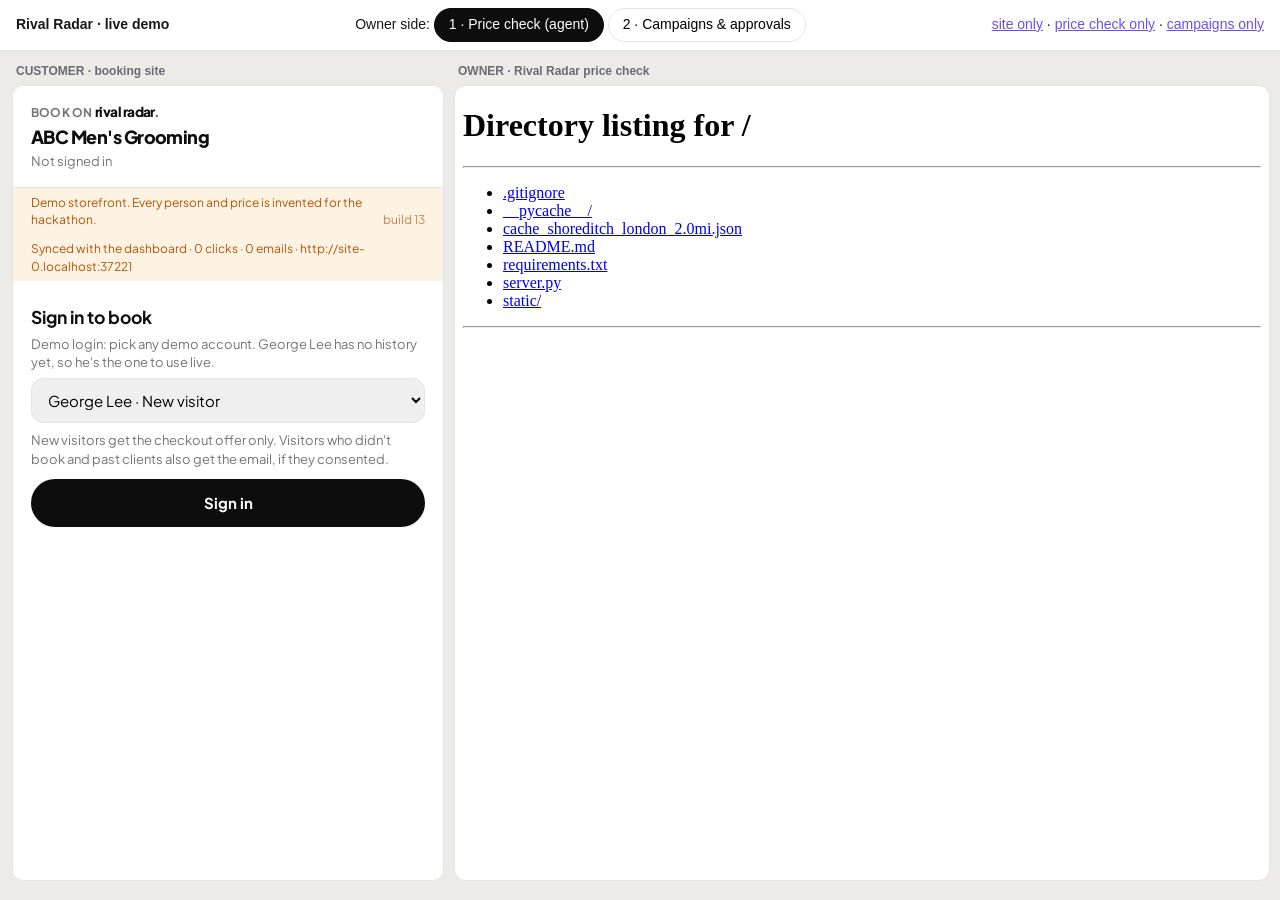
<file: static/demo.html>
<!DOCTYPE html>
<html lang="en-GB">
<head>
<meta charset="utf-8">
<meta name="viewport" content="width=device-width, initial-scale=1">
<title>Rival Radar · live demo</title>
<style>
  body { margin:0; font:14px/1.4 -apple-system,BlinkMacSystemFont,"Segoe UI",Inter,sans-serif; background:#ecebe7; color:#17171c; }
  .bar { display:flex; justify-content:space-between; align-items:center; gap:12px; padding:8px 16px; background:#fff; border-bottom:1px solid #e4e4ea; flex-wrap:wrap; }
  .bar a { color:#6950F3; }
  .tabs button { border:1px solid #e4e4ea; background:#fff; border-radius:999px; padding:6px 14px; font:inherit; cursor:pointer; }
  .tabs button.on { background:#0D0D0D; color:#fff; border-color:#0D0D0D; }
  .split { display:grid; grid-template-columns:430px 1fr; gap:12px; padding:12px; height:calc(100vh - 58px); box-sizing:border-box; }
  .pane { display:flex; flex-direction:column; min-height:0; }
  .pane b { font-size:12px; color:#6b6b76; font-weight:600; margin:0 0 6px 4px; }
  iframe { flex:1; width:100%; border:1px solid #e4e4ea; border-radius:12px; background:#fff; }
  @media (max-width:900px) { .split { grid-template-columns:1fr; height:auto; } iframe { height:85vh; } }
</style>
</head>
<body>
<div class="bar"><strong>Rival Radar · live demo</strong>
  <span class="tabs">Owner side: <button id="tPrice" class="on">1 · Price check (agent)</button> <button id="tCamp">2 · Campaigns &amp; approvals</button></span>
  <span><a href="/shop.html" target="_blank">site only</a> · <a href="/" target="_blank">price check only</a> · <a href="/campaigns.html" target="_blank">campaigns only</a></span></div>
<div class="split">
  <div class="pane"><b>CUSTOMER · booking site</b><iframe src="shop.html?v=13" title="Customer storefront"></iframe></div>
  <div class="pane"><b id="ownerLabel">OWNER · Rival Radar price check</b><iframe id="owner" src="/" title="Owner app"></iframe></div>
</div>
<script>
  const owner = document.getElementById("owner"), lab = document.getElementById("ownerLabel");
  const pick = (src, text, on) => { owner.src = src; lab.textContent = text; document.querySelectorAll(".tabs button").forEach(b => b.classList.toggle("on", b === on)); };
  document.getElementById("tPrice").onclick = e => pick("/", "OWNER · Rival Radar price check", e.target);
  document.getElementById("tCamp").onclick = e => pick("campaigns.html?v=13", "OWNER · Campaigns & approvals", e.target);
</script>
</body>
</html>
</file>
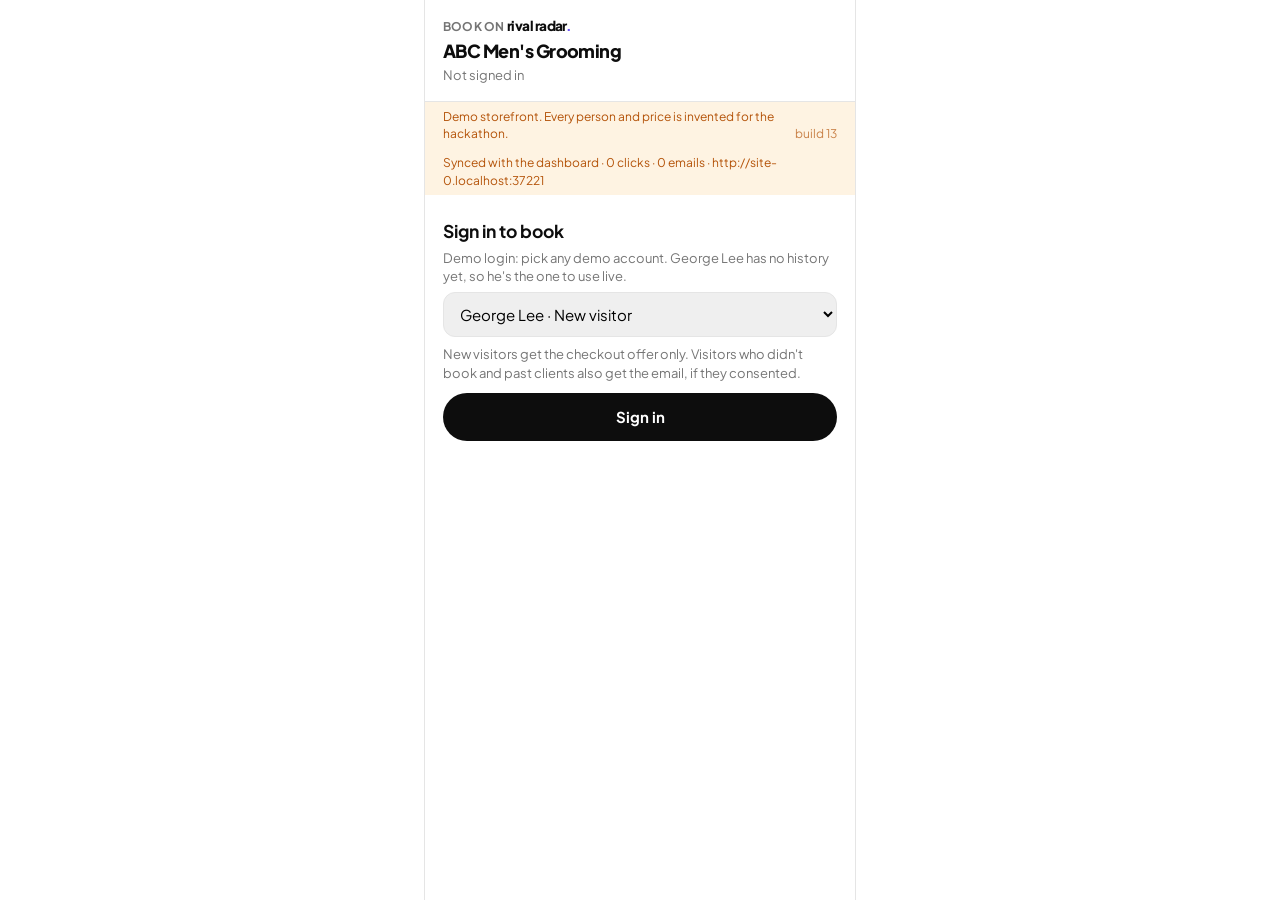
<file: static/shop.html>
<!DOCTYPE html>
<html lang="en-GB">
<head>
<meta charset="utf-8">
<meta name="viewport" content="width=device-width, initial-scale=1">
<title>Book · storefront demo</title>
<style>
  :root { --ink:#17171c; --muted:#6b6b76; --line:#e4e4ea; --bg:#f4f3f0; --card:#fff; --primary:#2f4a43; --accent:#b88a5a; --good:#0f8a5f; }
  * { box-sizing:border-box; }
  body { margin:0; font:15px/1.45 -apple-system,BlinkMacSystemFont,"Segoe UI",Inter,sans-serif; color:var(--ink); background:var(--bg); }
  .phone { max-width:430px; margin:0 auto; min-height:100vh; background:var(--card); box-shadow:0 0 0 1px var(--line); }
  .top { background:var(--primary); color:#fff; padding:16px 18px; }
  .top .name { font-weight:700; font-size:18px; }
  .top .who { font-size:13px; opacity:.9; margin-top:2px; display:flex; justify-content:space-between; gap:10px; align-items:flex-start; }
  .top .who a { flex:none; }
  .top .who a { color:#fff; cursor:pointer; text-decoration:underline; }
  .demo { background:#fff4e0; color:#7a4a00; font-size:12px; padding:6px 18px; }
  nav { display:flex; border-bottom:1px solid var(--line); }
  nav button { flex:1; background:none; border:0; padding:12px 0; font:inherit; font-size:14px; color:var(--muted); cursor:pointer; border-bottom:2px solid transparent; }
  nav button.on { color:var(--ink); border-color:var(--primary); font-weight:600; }
  .pad { padding:16px 18px; }
  .svc { border:1px solid var(--line); border-radius:12px; padding:14px; margin-bottom:12px; cursor:pointer; }
  .svc .row { display:flex; justify-content:space-between; gap:8px; font-weight:600; }
  .muted { color:var(--muted); font-size:13px; }
  .btn { display:block; width:100%; border:0; border-radius:10px; padding:13px; font:inherit; font-weight:600; color:#fff; background:var(--primary); cursor:pointer; margin-top:10px; }
  .btn.alt { background:none; color:var(--ink); border:1px solid var(--line); }
  .btn.acc { background:var(--accent); }
  .btn:disabled { opacity:.5; cursor:default; }
  .sheet { position:fixed; inset:0; background:rgba(0,0,0,.35); display:none; align-items:flex-end; justify-content:center; }
  .sheet.on { display:flex; }
  .sheet .box { background:#fff; width:100%; max-width:430px; border-radius:16px 16px 0 0; padding:20px 18px 24px; }
  .sheet h3 { margin:0 0 4px; }
  .line { display:flex; justify-content:space-between; padding:8px 0; border-bottom:1px solid var(--line); font-size:14px; }
  input, select { font:inherit; padding:11px 12px; border:1px solid var(--line); border-radius:10px; width:100%; margin-top:6px; }
  .mail { border:1px solid var(--line); border-radius:12px; overflow:hidden; margin-bottom:14px; }
  .mail .bar { padding:12px 14px; color:#fff; font-weight:700; }
  .mail .in { padding:14px; }
  .mail h4 { margin:0 0 6px; font-size:17px; }
  .mail .foot { padding:10px 14px; font-size:11.5px; color:var(--muted); border-top:1px solid var(--line); }
  .badge { display:inline-block; padding:2px 8px; border-radius:999px; font-size:12px; background:#e3f5ec; color:var(--good); }
  .toast { margin:10px 18px 0; padding:12px 14px; border-radius:10px; background:var(--accent); color:#fff; display:flex; justify-content:space-between; align-items:center; gap:10px; font-weight:600; cursor:pointer; }
  .offer { margin-top:10px; padding:10px 12px; border-radius:10px; background:#f6efe6; border:1px solid var(--accent); font-size:13px; }
  .offer b { color:#6b4520; }
  .empty { text-align:center; color:var(--muted); padding:40px 10px; }
  .top { background:#fff !important; color:var(--ink) !important; border-bottom:1px solid var(--line); }
  .top .name { font-weight:800 !important; letter-spacing:-.03em; }
  .top .who, .top .who a { color:var(--muted) !important; opacity:1 !important; }
  .btn { background:var(--ink) !important; border-radius:999px !important; font-weight:700 !important; }
  .btn.alt { background:#fff !important; color:var(--ink) !important; border:1px solid var(--line) !important; }
  .btn.acc { background:var(--purple) !important; }
  .svc { border-radius:18px !important; background:var(--soft) !important; border:0 !important; }
  .offer { background:var(--accent-soft) !important; border-color:var(--purple) !important; border-radius:14px !important; }
  .offer b { color:var(--purple) !important; }
  .toast { background:var(--purple) !important; border-radius:14px !important; }
  nav button.on { border-color:var(--ink) !important; font-weight:700 !important; }
  .mail { border-radius:18px !important; } .mail .bar { background:var(--ink) !important; }
  .demo { background:#FEF3E2 !important; color:#B45309 !important; }
  .sheet .box { border-radius:22px 22px 0 0 !important; }
  input, select { border-radius:12px !important; }
</style>
<link rel="stylesheet" href="rr-theme.css?v=13">
</head>
<body>
<div class="phone">
  <div class="top"><div style="font-size:.75rem;font-weight:700;color:var(--muted);letter-spacing:.02em;margin-bottom:2px">BOOK ON <span class="rr-logo" style="font-size:.85rem">rival radar<i>.</i></span></div><div class="name" id="spaName"></div><div class="who" id="who"></div></div>
  <div class="demo">Demo storefront. Every person and price is invented for the hackathon. <span id="build" style="float:right;opacity:.7"></span></div>
  <div class="demo" id="sync" style="background:#e3f5ec;color:#0f6e46"></div>
  <div id="toastSlot"></div>
  <div id="app"></div>
</div>
<div class="sheet" id="sheet"><div class="box" id="sheetBox"></div></div>

<script src="demo-data.js?v=13"></script>
<script src="store.js?v=13"></script>
<script>
const $ = id => document.getElementById(id);
const esc = s => String(s ?? "").replace(/[&<>"']/g, c => ({ "&":"&amp;", "<":"&lt;", ">":"&gt;", '"':"&quot;", "'":"&#39;" }[c]));
const gbp = n => "£" + (Number.isInteger(n) ? n : Number(n).toFixed(2));
let ME = DEMO.competitors.me, tab = "treatments";

async function init() {
  document.documentElement.style.setProperty("--primary", ME.brand?.primary || "#2f4a43");
  document.documentElement.style.setProperty("--accent", ME.brand?.accent || "#b88a5a");
  $("spaName").textContent = ME.name; $("build").textContent = window.PR_BUILD || "";
  PRStore.subscribe(render);
  render();
}

const people = () => [...DEMO.users, ...DEMO.clients.filter(c => !DEMO.users.some(u => u.email === c.email)).map(c => ({ id: c.id, first_name: c.first_name, last_name: "(past client)", email: c.email }))];
const user = () => people().find(u => u.id === PRStore.get().session) || null;
let seen = null, seenFor = null, lastSessionAt = 0;
/* Which kind of customer is this? Used on the sign-in list and under their name. */
function category(u) {
  if (DEMO.clients.some(c => c.email === u.email)) return { group: "Past clients", short: "Past client" };
  const evs = [...DEMO.events, ...PRStore.get().events].filter(e => e.user_id === u.id);
  if (!evs.length) return { group: "New visitors (no history)", short: "New visitor" };
  const left = [...new Set(evs.filter(e => e.type !== "booked" && !evs.some(b => b.type === "booked" && b.service_key === e.service_key && Date.parse(b.at) >= Date.parse(e.at))).map(e => e.service_key))];
  if (left.length) return { group: "Visited, didn't book", short: "Visited, didn't book: " + left.map(k => (ME.services.find(x => x.key === k)?.label || k).replace(/ \(.*\)/, "").toLowerCase()).join(", ") };
  return { group: "Booked before (not in client list)", short: "Booked before" };
}
const usedOffer = (u, s, offerId) => s.purchases.some(p => p.user_id === u.id && p.offer_id === offerId);
const activeOffers = (u, s) => s.emails.filter(m => m.to_email === u.email && !m.revoked_at && Date.parse(m.ends) > Date.now() && !s.purchases.some(p => p.email_id === m.id) && !usedOffer(u, s, m.offer_id));
const stillValid = id => { const s = PRStore.get(), m = s.emails.find(x => x.id === id) || s.promos.find(x => x.id === id); return !!m && !m.revoked_at && Date.parse(m.ends) > Date.now(); };
/* Best offer for this customer and treatment: their personal email voucher first, else the shop's checkout offer. */
function offerFor(u, k, s) {
  const mail = activeOffers(u, s).filter(m => m.service_key === k).at(-1);
  if (mail) return { ...mail, kind: "email" };
  const promo = s.promos.filter(p => p.service_key === k && !p.revoked_at && Date.parse(p.ends) > Date.now()).at(-1);
  if (promo && !usedOffer(u, s, promo.id)) return { ...promo, kind: "promo" };
  return null;
}

function render() {
  const ss = PRStore.status(), st0 = PRStore.get();
  $("sync").style.background = ss.ok ? "#e3f5ec" : "#fbeaea"; $("sync").style.color = ss.ok ? "#0f6e46" : "#a32d2d";
  $("sync").textContent = ss.ok ? `Synced with the dashboard · ${st0.events.length} clicks · ${st0.emails.length} emails · ${ss.where}` : ss.warn;
  const u = user();
  $("who").innerHTML = u ? `<span>Signed in as ${esc(u.first_name)} ${esc(u.last_name)} · <b>${esc(category(u).short)}</b>${u.consent_marketing === false || DEMO.clients.find(c => c.email === u.email)?.consent_marketing === false ? " · no marketing consent" : ""}</span><span style="flex:none;text-align:right"><a id="out">Switch user</a><br><a id="resetMe">Reset me</a></span>` : `<span>Not signed in</span>`;
  if (u) { $("out").onclick = () => PRStore.setSession(null);
    $("resetMe").onclick = () => { PRStore.resetUser(u.id, u.email); seen = null; seenFor = null; tab = "treatments"; render(); }; }
  if (!u) { $("toastSlot").innerHTML = ""; return renderLogin(); }
  const s = PRStore.get();
  if (s.sessionAt && s.sessionAt !== lastSessionAt) { lastSessionAt = s.sessionAt; if (s.sessionTab) tab = s.sessionTab; }
  const inbox = s.emails.filter(m => m.to_email === u.email && !m.cleared_at);
  if (seenFor !== u.id) { seen = new Set(inbox.map(m => m.id)); seenFor = u.id; }
  const fresh = inbox.filter(m => !seen.has(m.id) && !m.revoked_at);
  if (fresh.length && tab !== "inbox") {
    $("toastSlot").innerHTML = `<div class="toast" id="toast"><span>New offer from ${esc(ME.name)}: ${esc(fresh.at(-1).subject)}</span><span>View</span></div>`;
    $("toast").onclick = () => { fresh.forEach(m => seen.add(m.id)); tab = "inbox"; render(); };
  } else { if (tab === "inbox") inbox.forEach(m => seen.add(m.id)); $("toastSlot").innerHTML = ""; }
  const unread = inbox.filter(m => !m.revoked_at && !s.purchases.some(p => p.email_id === m.id)).length;
  $("app").innerHTML = `<nav>
      <button data-t="treatments" class="${tab === "treatments" ? "on" : ""}">Services</button>
      <button data-t="inbox" class="${tab === "inbox" ? "on" : ""}">Inbox${inbox.length ? ` (${unread})` : ""}</button>
      <button data-t="cards" class="${tab === "cards" ? "on" : ""}">Wallet</button></nav><div class="pad" id="pane"></div>`;
  document.querySelectorAll("nav button").forEach(b => b.onclick = () => { tab = b.dataset.t; render(); });
  if (tab === "treatments") renderTreatments();
  if (tab === "inbox") renderInbox(u, inbox, s);
  if (tab === "cards") renderCards(u, s);
}

function renderLogin() {
  $("app").innerHTML = `<div class="pad"><h3 style="margin:8px 0 4px">Sign in to book</h3>
    <div class="muted">Demo login: pick any demo account. George Lee has no history yet, so he's the one to use live.</div>
    <select id="uSel">${["New visitors (no history)", "Visited, didn't book", "Booked before (not in client list)", "Past clients"].map(g => {
        const list = people().filter(u => category(u).group === g); if (!list.length) return "";
        return `<optgroup label="${esc(g)}">${list.map(u => { const c = category(u), noc = u.consent_marketing === false || DEMO.clients.find(x => x.email === u.email)?.consent_marketing === false;
          return `<option value="${u.id}" ${u.id === "u9" ? "selected" : ""}>${esc(u.first_name)} ${esc(u.last_name.replace("(past client)", "").trim())} · ${esc(c.short)}${noc ? " · no consent" : ""}</option>`; }).join("")}</optgroup>`; }).join("")}</select>
    <div class="muted" style="margin-top:8px">New visitors get the checkout offer only. Visitors who didn't book and past clients also get the email, if they consented.</div>
    <button class="btn" id="inBtn">Sign in</button></div>`;
  $("inBtn").onclick = () => { tab = "treatments"; PRStore.setSession($("uSel").value); };
}

function renderTreatments() {
  const u = user(), st = PRStore.get();
  $("pane").innerHTML = ME.services.map(s => { const o = offerFor(u, s.key, st);
    return `<div class="svc" data-k="${esc(s.key)}">
      <div class="row"><span>${esc(s.label)}</span><span>${gbp(s.price_gbp)}</span></div>
      <div class="muted">${s.duration_min ? s.duration_min + " min · " : ""}${esc(s.blurb || "")}</div>
      ${o ? `<div class="offer" data-offer="${esc(o.id)}"><b>${o.kind === "email" ? "Your offer" : "Offer"}:</b> pay ${gbp(o.pay)} for a ${gbp(o.value)} gift card · ends ${new Date(o.ends).toLocaleDateString("en-GB", { weekday: "short", day: "numeric", month: "short" })}. <u>Buy now</u></div>` : ""}</div>`; }).join("");
  document.querySelectorAll(".svc").forEach(c => c.onclick = e => {
    const off = e.target.closest("[data-offer]");
    if (off) return openService(c.dataset.k);
    openService(c.dataset.k);
  });
}

function openService(k) {
  const s = ME.services.find(x => x.key === k), u = user();
  PRStore.addEvent({ user_id: u.id, type: "view", service_key: k });
  PRStore.addEvent({ user_id: u.id, type: "checkout_started", service_key: k });
  const dep = Math.round(s.price_gbp * (DEMO.settings.deposit_pct / 100));
  const offer = offerFor(u, k, PRStore.get());
  let applied = false, mode = "deposit";
  const endDay = m => new Date(m.ends).toLocaleDateString("en-GB", { weekday: "short", day: "numeric", month: "short" });
  const pct = DEMO.settings.deposit_pct / 100;
  const draw = () => {
    const off = applied ? offer.value - offer.pay : 0, price = s.price_gbp - off;
    const depNow = Math.round(price * pct), payNow = mode === "full" ? price : depNow, balance = price - payNow;
    sheet(`<h3>${esc(s.label)}</h3><div class="muted">${esc(s.blurb || "")}</div>
      <div class="line" style="margin-top:12px"><span>Price</span><strong>${applied ? `<s style="color:var(--muted);font-weight:400">${gbp(s.price_gbp)}</s> ${gbp(price)}` : gbp(s.price_gbp)}</strong></div>
      ${applied ? `<div class="line"><span>Voucher applied</span><span style="color:var(--good)">−${gbp(off)}</span></div>` : ""}
      <div style="display:flex;gap:8px;margin:12px 0 4px">
        <button class="btn ${mode === "deposit" ? "" : "alt"}" id="mDep" style="margin:0;padding:9px;font-size:14px">Deposit ${gbp(depNow)} today</button>
        <button class="btn ${mode === "full" ? "" : "alt"}" id="mFull" style="margin:0;padding:9px;font-size:14px">Pay ${gbp(price)} in full</button></div>
      ${mode === "deposit" ? `<div class="line"><span>Balance on the day</span><span>${gbp(balance)}</span></div>` : ""}
      ${offer && !applied ? `<div class="offer" style="margin:12px 0 0"><b>${offer.kind === "email" ? "You have a voucher" : "Voucher available"}:</b> ${gbp(offer.value - offer.pay)} off this treatment (new price ${gbp(s.price_gbp - (offer.value - offer.pay))}). Works with a deposit or paying in full. Ends ${endDay(offer)}.
          <button class="btn acc" id="apply" style="margin-top:8px">Apply voucher</button></div>` : ""}
      <button class="btn" id="bk">Book and pay ${gbp(payNow)}${mode === "deposit" ? " deposit" : ""}</button>
      ${applied ? `<button class="btn alt" id="rm">Remove voucher</button>` : `<button class="btn alt" id="nn">Not now</button>`}`);
    $("mDep").onclick = () => { mode = "deposit"; draw(); };
    $("mFull").onclick = () => { mode = "full"; draw(); };
    if ($("apply")) $("apply").onclick = () => { applied = true; draw(); };
    if ($("rm")) $("rm").onclick = () => { applied = false; draw(); };
    $("bk").onclick = () => {
      if (applied && !stillValid(offer.id)) { applied = false; sheet(`<h3>Voucher withdrawn</h3><div class="muted">${esc(offer.spa)} has withdrawn this voucher. You can still book at the normal price.</div><button class="btn" id="ok">OK</button>`); $("ok").onclick = closeSheet; return; }
      if (applied) {
        PRStore.addPurchase({ user_id: u.id, email: u.email, offer_id: offer.kind === "email" ? offer.offer_id : offer.id, how: "voucher at checkout", email_id: offer.kind === "email" ? offer.id : null, promo_id: offer.kind === "promo" ? offer.id : null,
          service_key: k, kind: "booking", pay_mode: mode, paid_gbp: payNow, price_gbp: price, discount_gbp: off, balance_gbp: balance, value_gbp: s.price_gbp, audience: offer.kind === "email" ? offer.audience : "checkout", redeemed: true });
        PRStore.addEvent({ user_id: u.id, type: "booked", service_key: k, paid_gbp: payNow, voucher: true });
      } else PRStore.addEvent({ user_id: u.id, type: "booked", service_key: k, paid_gbp: payNow });
      sheet(`<h3>Booked</h3><div class="muted">Paid ${gbp(payNow)}${applied ? ` with your ${gbp(off)} voucher` : ""}.${balance ? ` ${gbp(balance)} to pay on the day.` : " Nothing more to pay on the day."} See you soon.</div><button class="btn" id="ok">Done</button>`);
      $("ok").onclick = closeSheet;
    };
    if ($("nn")) $("nn").onclick = () => {
      sheet(`<h3>No problem</h3><div class="muted">Quick question so we can do better: what price did you have in mind for this treatment?</div>
        <input type="number" id="pim" min="0" step="1" placeholder="Optional, e.g. 170">
        <button class="btn" id="done">Done</button>`);
      $("done").onclick = () => {
        const v = Number($("pim").value);
        PRStore.addEvent({ user_id: u.id, type: "checkout_abandoned", service_key: k, ...(v > 0 ? { price_in_mind_gbp: v } : {}) });
        closeSheet();
      };
    };
  };
  draw();
}

function renderInbox(u, inbox, s) {
  if (!inbox.length) { $("pane").innerHTML = `<div style="text-align:right"><button class="btn alt" disabled style="display:inline-block;width:auto;padding:6px 12px;margin:0;font-size:13px">Clear inbox</button></div><div class="empty">No messages yet.<br><br>Offers arrive here after you leave a treatment without booking (press Not now) and the shop then approves an offer for that service.</div>`; return; }
  $("pane").innerHTML = `<div style="text-align:right;margin-bottom:10px"><button class="btn alt" id="clr" style="display:inline-block;width:auto;padding:6px 12px;margin:0;font-size:13px">Clear inbox</button></div>` + [...inbox].reverse().map(m => {
    const bought = s.purchases.some(p => p.email_id === m.id), expired = Date.parse(m.ends) < Date.now();
    if (m.revoked_at && !bought) return `<div class="mail" style="opacity:.6"><div class="bar" style="background:${esc(m.brand?.primary || "#333")}">${esc(m.spa)}</div>
      <div class="in"><div class="muted">${esc(m.subject)}</div><h4>${esc(m.headline)}</h4><div><span class="badge" style="background:#eee;color:#555">Offer withdrawn by ${esc(m.spa)}</span></div></div></div>`;
    return `<div class="mail"><div class="bar" style="background:${esc(m.brand?.primary || "#333")}">${esc(m.spa)}</div>
      <div class="in"><div class="muted">${esc(m.subject)}</div><h4>${esc(m.headline)}</h4><div>${esc(m.body)}</div>
      ${bought ? `<div style="margin-top:12px"><span class="badge">Gift card bought</span></div>`
               : `<button class="btn acc" data-id="${esc(m.id)}" ${expired ? "disabled" : ""}>${expired ? "Offer ended" : `${esc(m.cta)} · pay ${gbp(m.pay)}`}</button>`}</div>
      <div class="foot">${esc(m.footer)}</div></div>`;
  }).join("");
  document.querySelectorAll("[data-id]").forEach(b => b.onclick = () => buy(u, inbox.find(m => m.id === b.dataset.id)));
  $("clr").onclick = () => { PRStore.clearInbox(u.email); };
}

function buy(u, m) {
  const svc = ME.services.find(s => s.key === m.service_key);
  sheet(`<h3>Buy gift card</h3>
    <div class="line"><span>${esc(svc ? svc.label + " gift card" : m.spa + " gift card")}</span><strong>${gbp(m.value)}</strong></div>
    <div class="line"><span>You pay today</span><strong>${gbp(m.pay)}</strong></div>
    <div class="muted" style="margin-top:8px">Demo payment: no card is charged.</div>
    <button class="btn acc" id="pay">Pay ${gbp(m.pay)}</button><button class="btn alt" id="cx">Cancel</button>`);
  $("cx").onclick = closeSheet;
  $("pay").onclick = () => {
    if (!stillValid(m.id)) { sheet(`<h3>Offer no longer available</h3><div class="muted">${esc(m.spa)} has withdrawn this offer, or it has ended.</div><button class="btn" id="ok">OK</button>`); $("ok").onclick = closeSheet; return; }
    if (usedOffer(u, PRStore.get(), m.offer_id)) { sheet(`<h3>Already used</h3><div class="muted">You've already used this offer.</div><button class="btn" id="ok">OK</button>`); $("ok").onclick = closeSheet; return; }
    PRStore.addPurchase({ user_id: u.id, email: u.email, offer_id: m.offer_id, how: "bought from email", email_id: m.id, service_key: m.service_key, paid_gbp: m.pay, value_gbp: m.value, audience: m.audience });
    PRStore.addEvent({ user_id: u.id, type: "gift_card_purchased", service_key: m.service_key, paid_gbp: m.pay });
    sheet(`<h3>Gift card bought</h3><div class="muted">${gbp(m.value)} is in your wallet. Book whenever suits you.</div><button class="btn" id="ok">Done</button>`);
    $("ok").onclick = () => { closeSheet(); tab = "cards"; render(); };
  };
}

function renderCards(u, s) {
  const mine = s.purchases.filter(p => p.user_id === u.id);
  $("pane").innerHTML = mine.length ? mine.map(p => { const svc = ME.services.find(x => x.key === p.service_key);
    if (p.kind === "booking") return `<div class="svc"><div class="row"><span>Booking: ${esc(svc ? svc.label : p.service_key)}</span><span>${gbp(p.price_gbp)}</span></div>
      <div class="muted">${gbp(p.discount_gbp)} voucher applied · paid ${gbp(p.paid_gbp)}${p.balance_gbp ? ` deposit · ${gbp(p.balance_gbp)} due on the day` : " in full"} · ${new Date(p.at).toLocaleString("en-GB", { day: "numeric", month: "short", hour: "2-digit", minute: "2-digit" })}</div></div>`;
    return `<div class="svc"><div class="row"><span>Gift card: ${esc(svc ? svc.label : ME.name)}</span><span>${gbp(p.value_gbp)}</span></div>
      <div class="muted">Paid ${gbp(p.paid_gbp)} · ${esc(p.how || (p.redeemed ? "applied at checkout" : "bought from email"))} · ${new Date(p.at).toLocaleString("en-GB", { day: "numeric", month: "short", hour: "2-digit", minute: "2-digit" })}</div></div>`; }).join("")
    : `<div class="empty">Nothing here yet.</div>`;
}

function sheet(html) { $("sheetBox").innerHTML = html; $("sheet").classList.add("on"); }
function closeSheet() { $("sheet").classList.remove("on"); render(); }
$("sheet").onclick = e => { if (e.target.id === "sheet") closeSheet(); };

init();
</script>
</body>
</html>
</file>
<file: static/rr-theme.css>
/* Rival Radar design, shared by shop.html and campaigns.html (taken from index.html). */
@import url("https://fonts.googleapis.com/css2?family=Plus+Jakarta+Sans:wght@400;500;600;700;800&display=swap");
:root { --ink:#0D0D0D; --muted:#757575; --mut:#757575; --line:#E5E5E5; --soft:#F5F5F5; --bg:#fff; --card:#fff;
        --accent:#6950F3; --accent-soft:#F0EDFF; --purple:#6950F3; --good:#0F8A4A; --good-soft:#E6F6EC; --bad:#B42318; --bad-soft:#FEF3F2; --warn:#B45309; --primary:#0D0D0D; }
body { font-family:"Plus Jakarta Sans",-apple-system,sans-serif !important; -webkit-font-smoothing:antialiased; background:#fff; color:var(--ink); }
input, select, button, textarea { font-family:inherit !important; }
.rr-logo { font-weight:800; font-size:1.5rem; letter-spacing:-.04em; white-space:nowrap; color:var(--ink); text-decoration:none; }
.rr-logo i { color:var(--purple); font-style:normal; }
.rr-nav { display:flex; gap:10px; flex-wrap:wrap; align-items:center; }
.rr-nav a { border:1px solid var(--line); border-radius:999px; padding:9px 16px; font-weight:700; font-size:.9rem; color:var(--ink); text-decoration:none; white-space:nowrap; }
.rr-nav a.on { background:var(--ink); color:#fff; border-color:var(--ink); }
</file>
